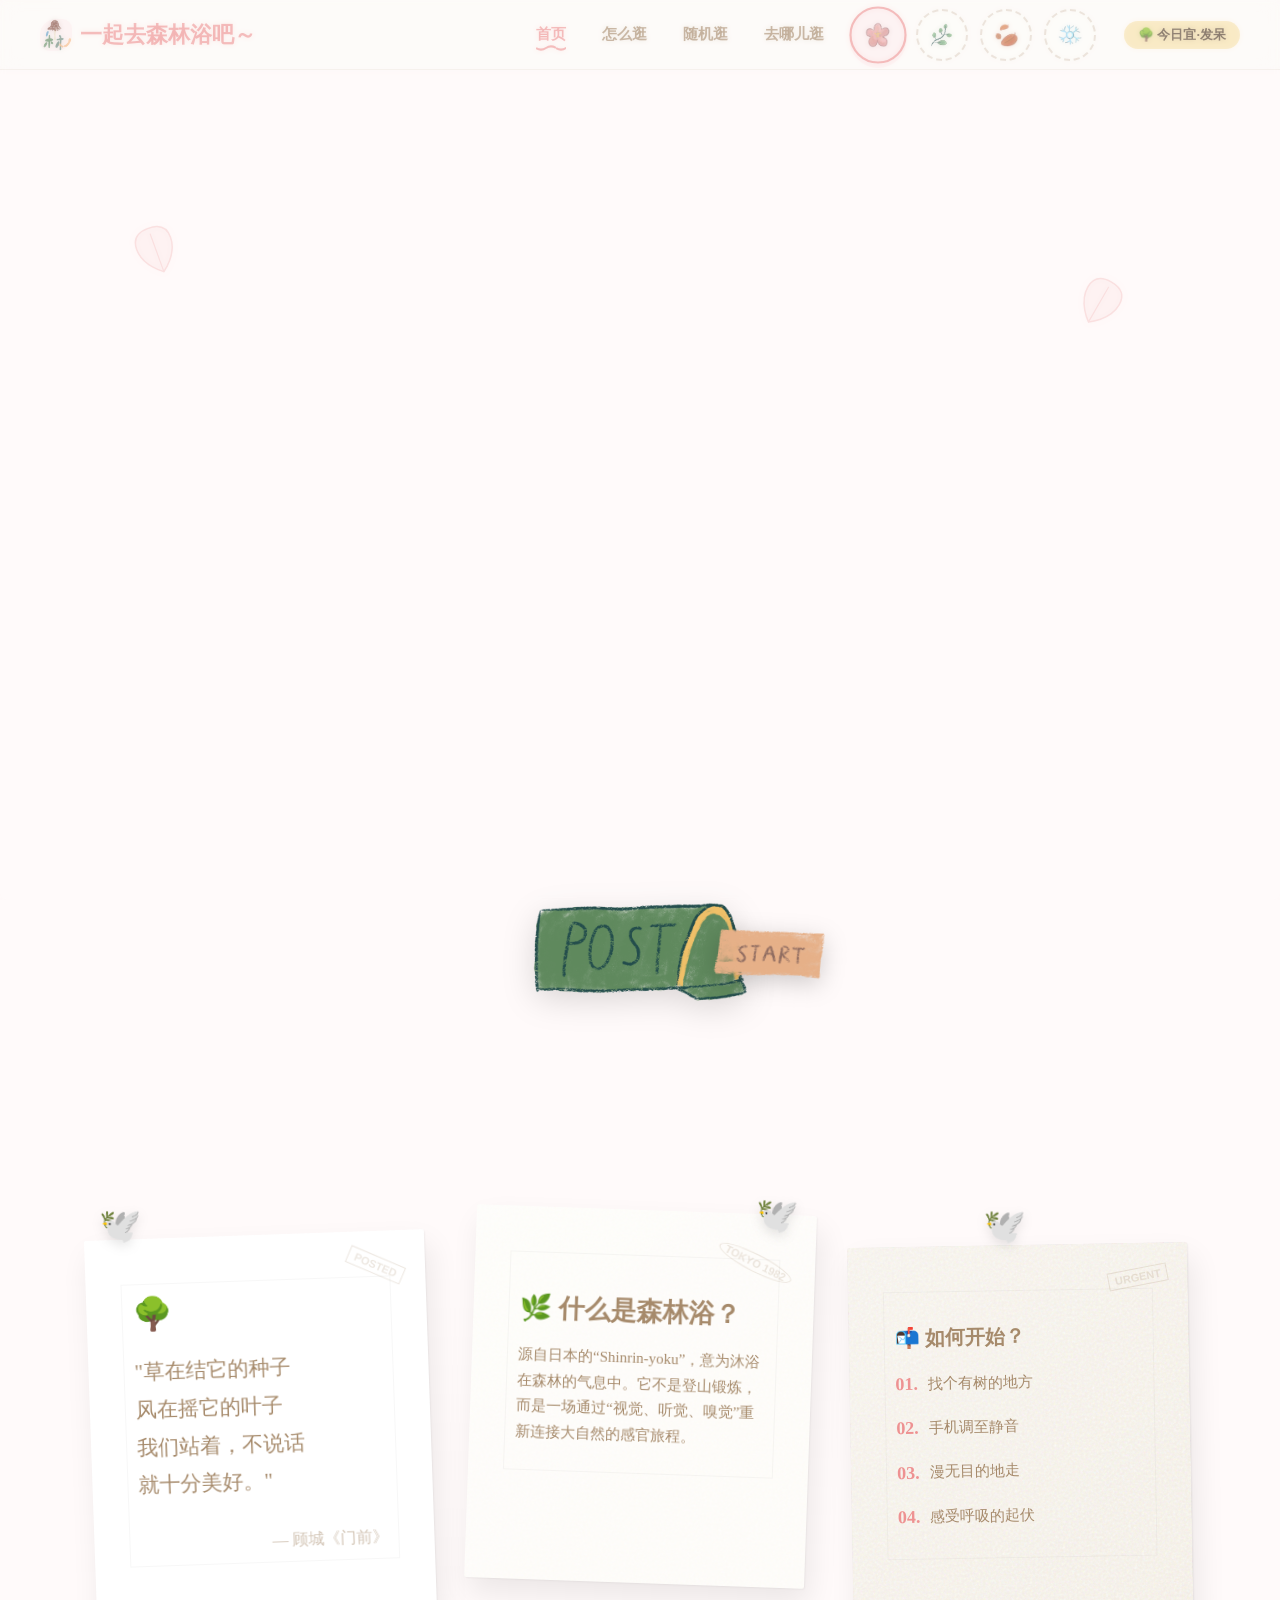
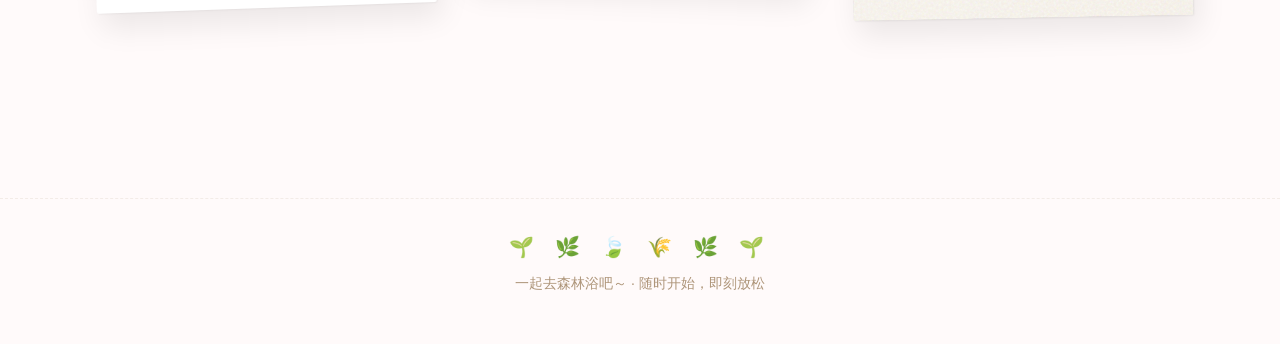
<file: index.html>
<!DOCTYPE html>
<html lang="zh-CN">
<head>
  <meta charset="UTF-8">
  <meta http-equiv="refresh" content="0; url=Forest-main/src/app/pages/Home.html" />
  <title>正在进入森林...</title>
</head>
<body></body>
</html>
</file>
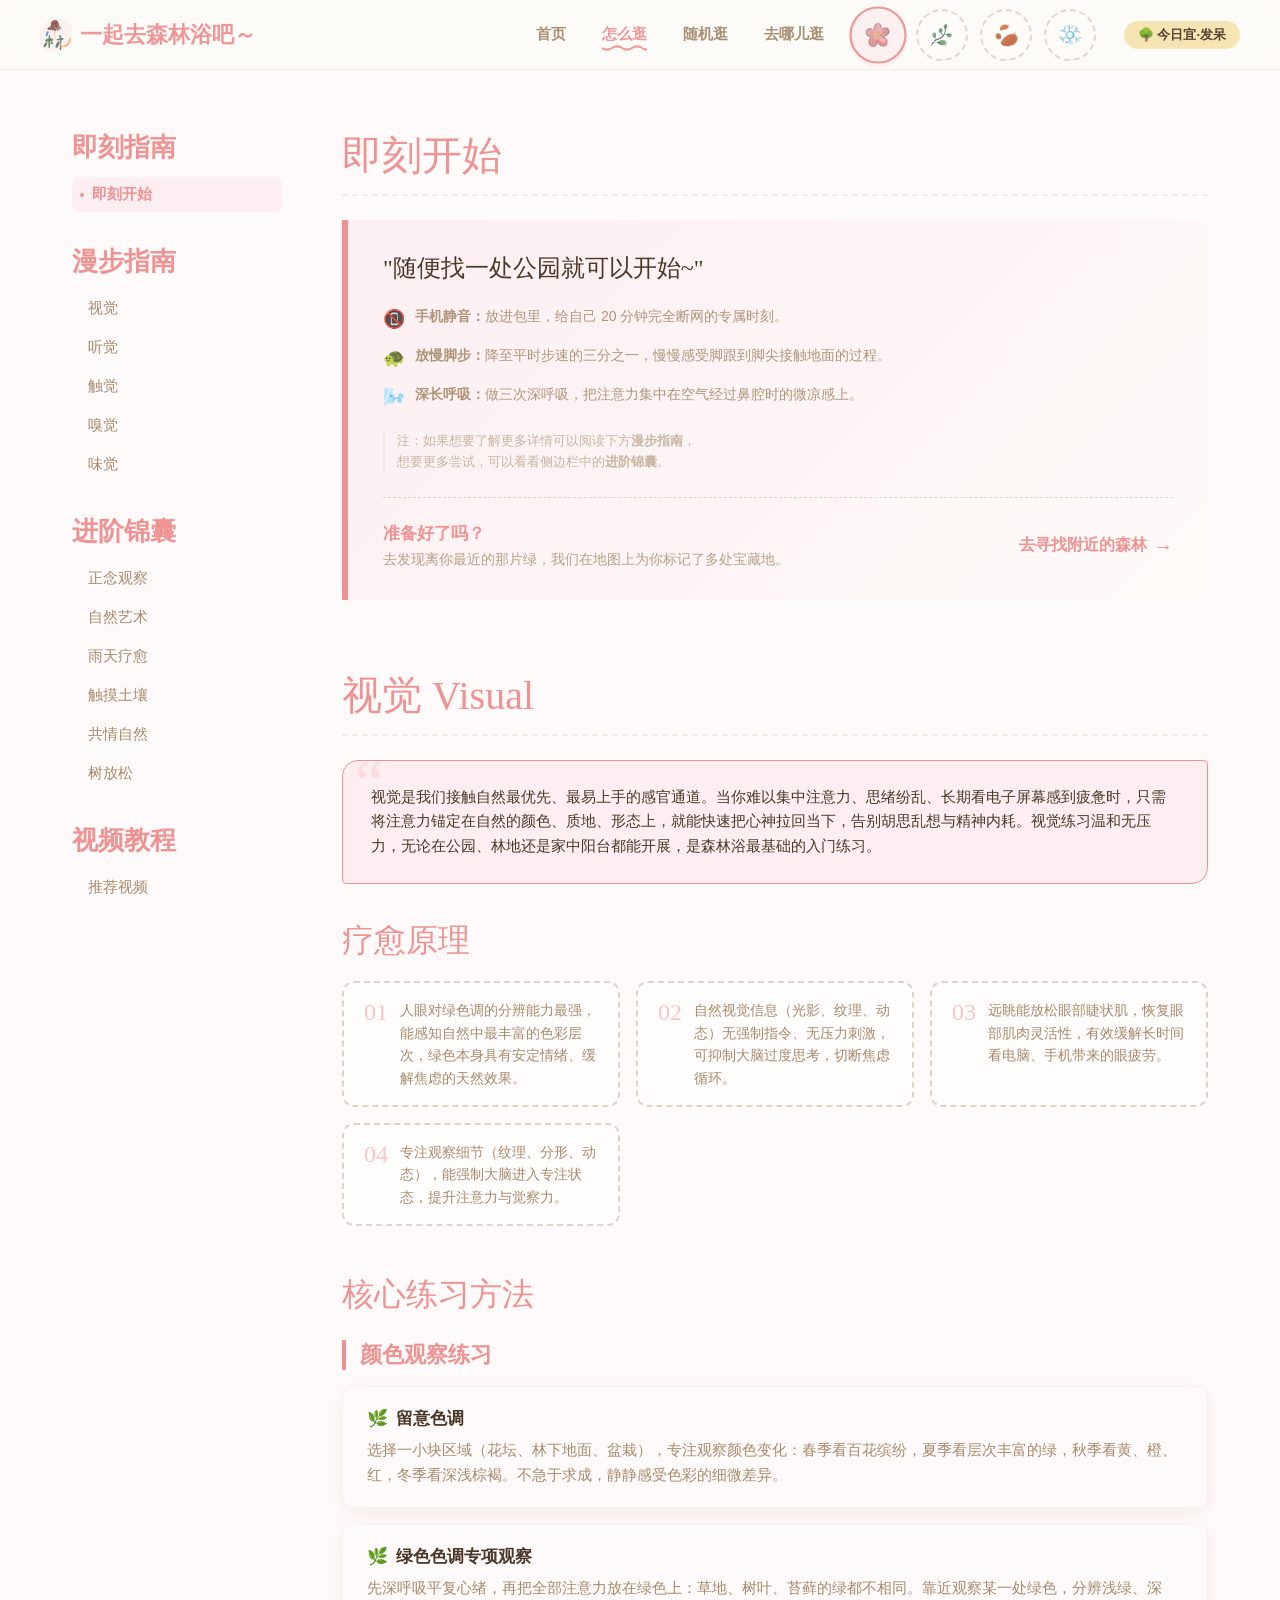
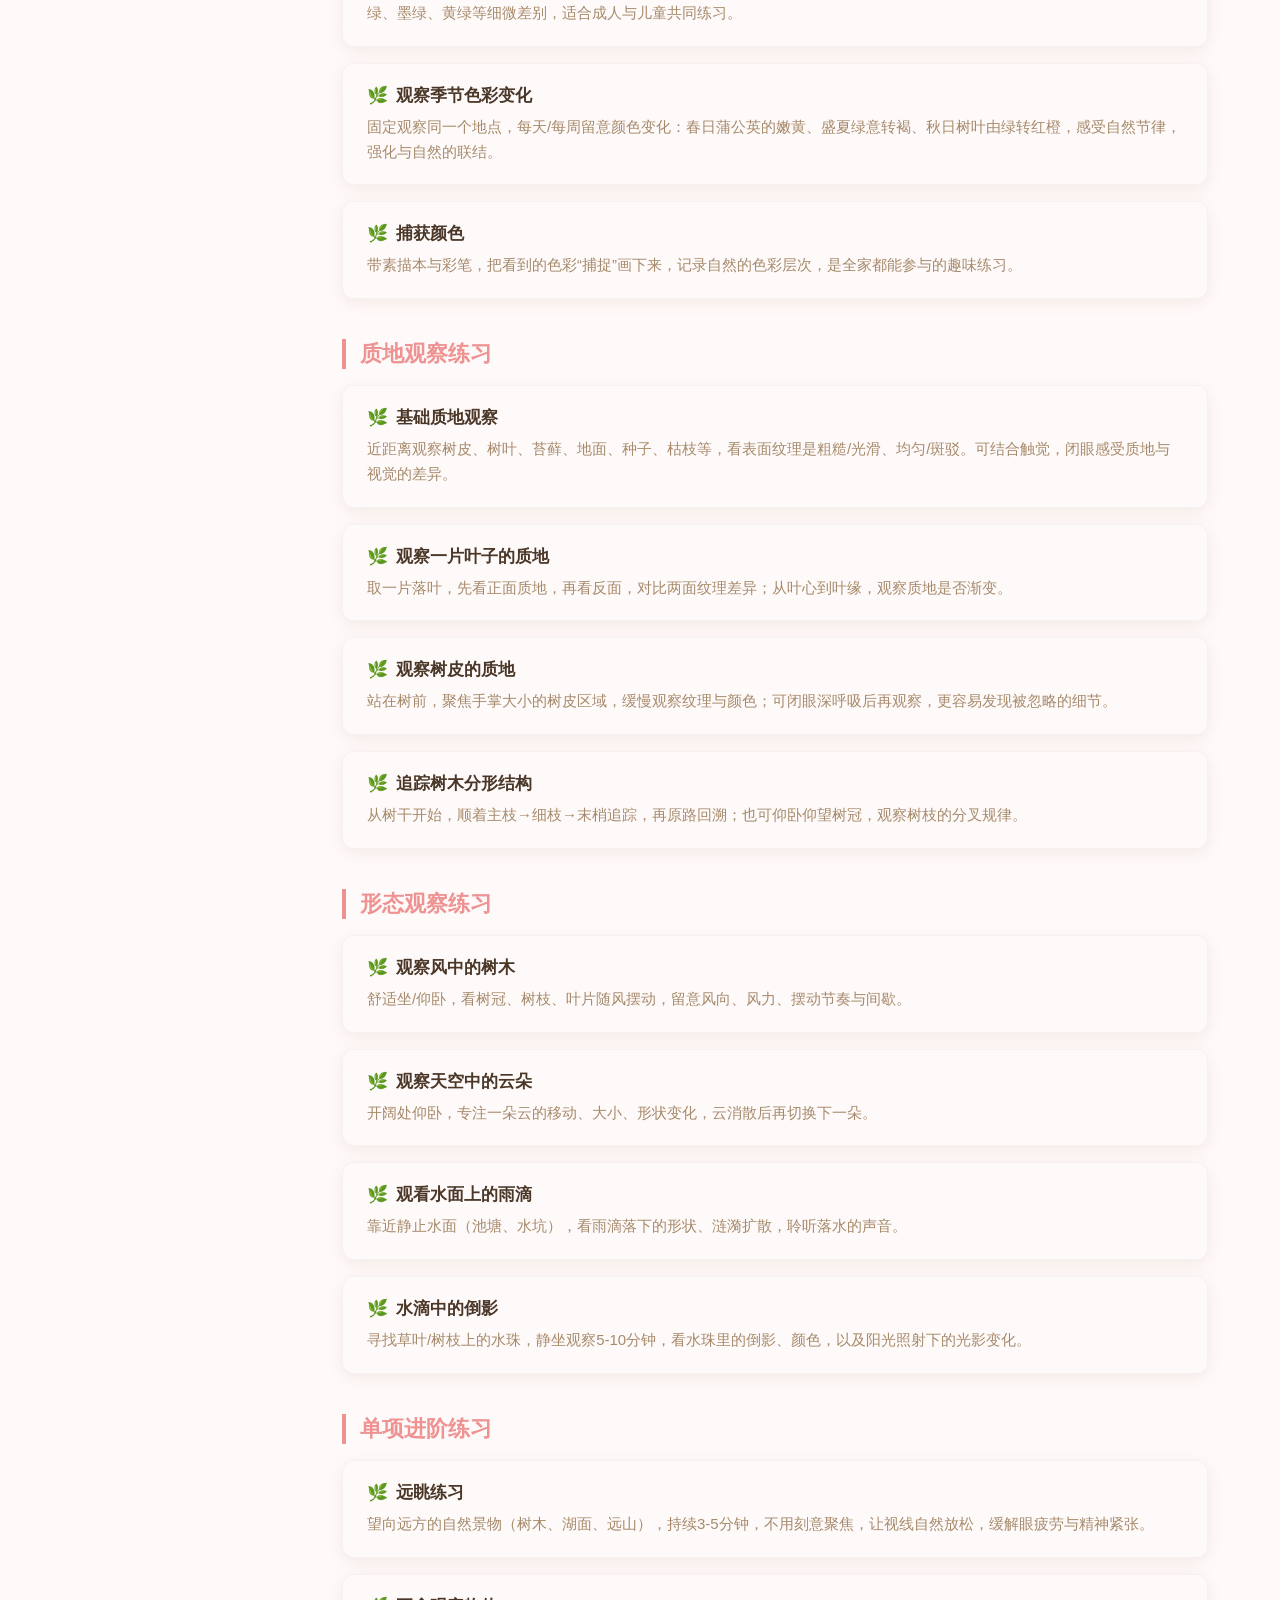
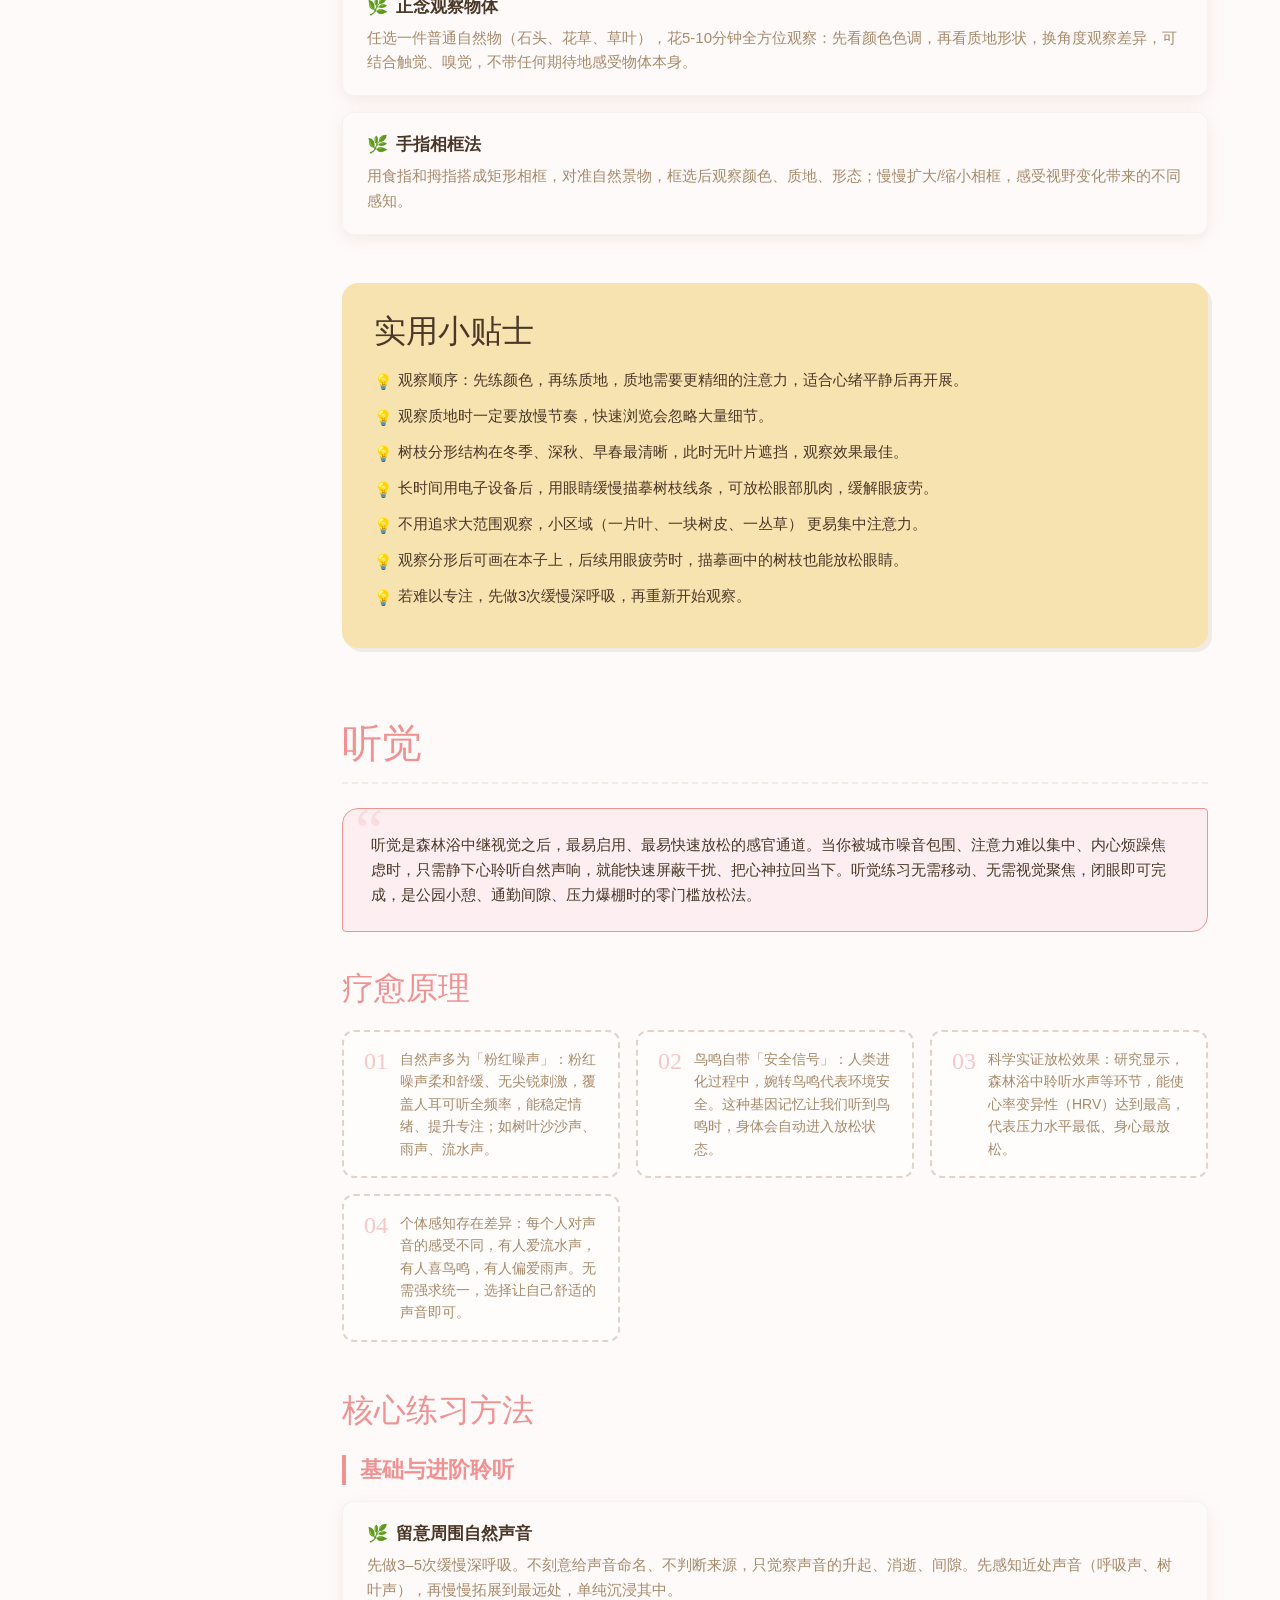
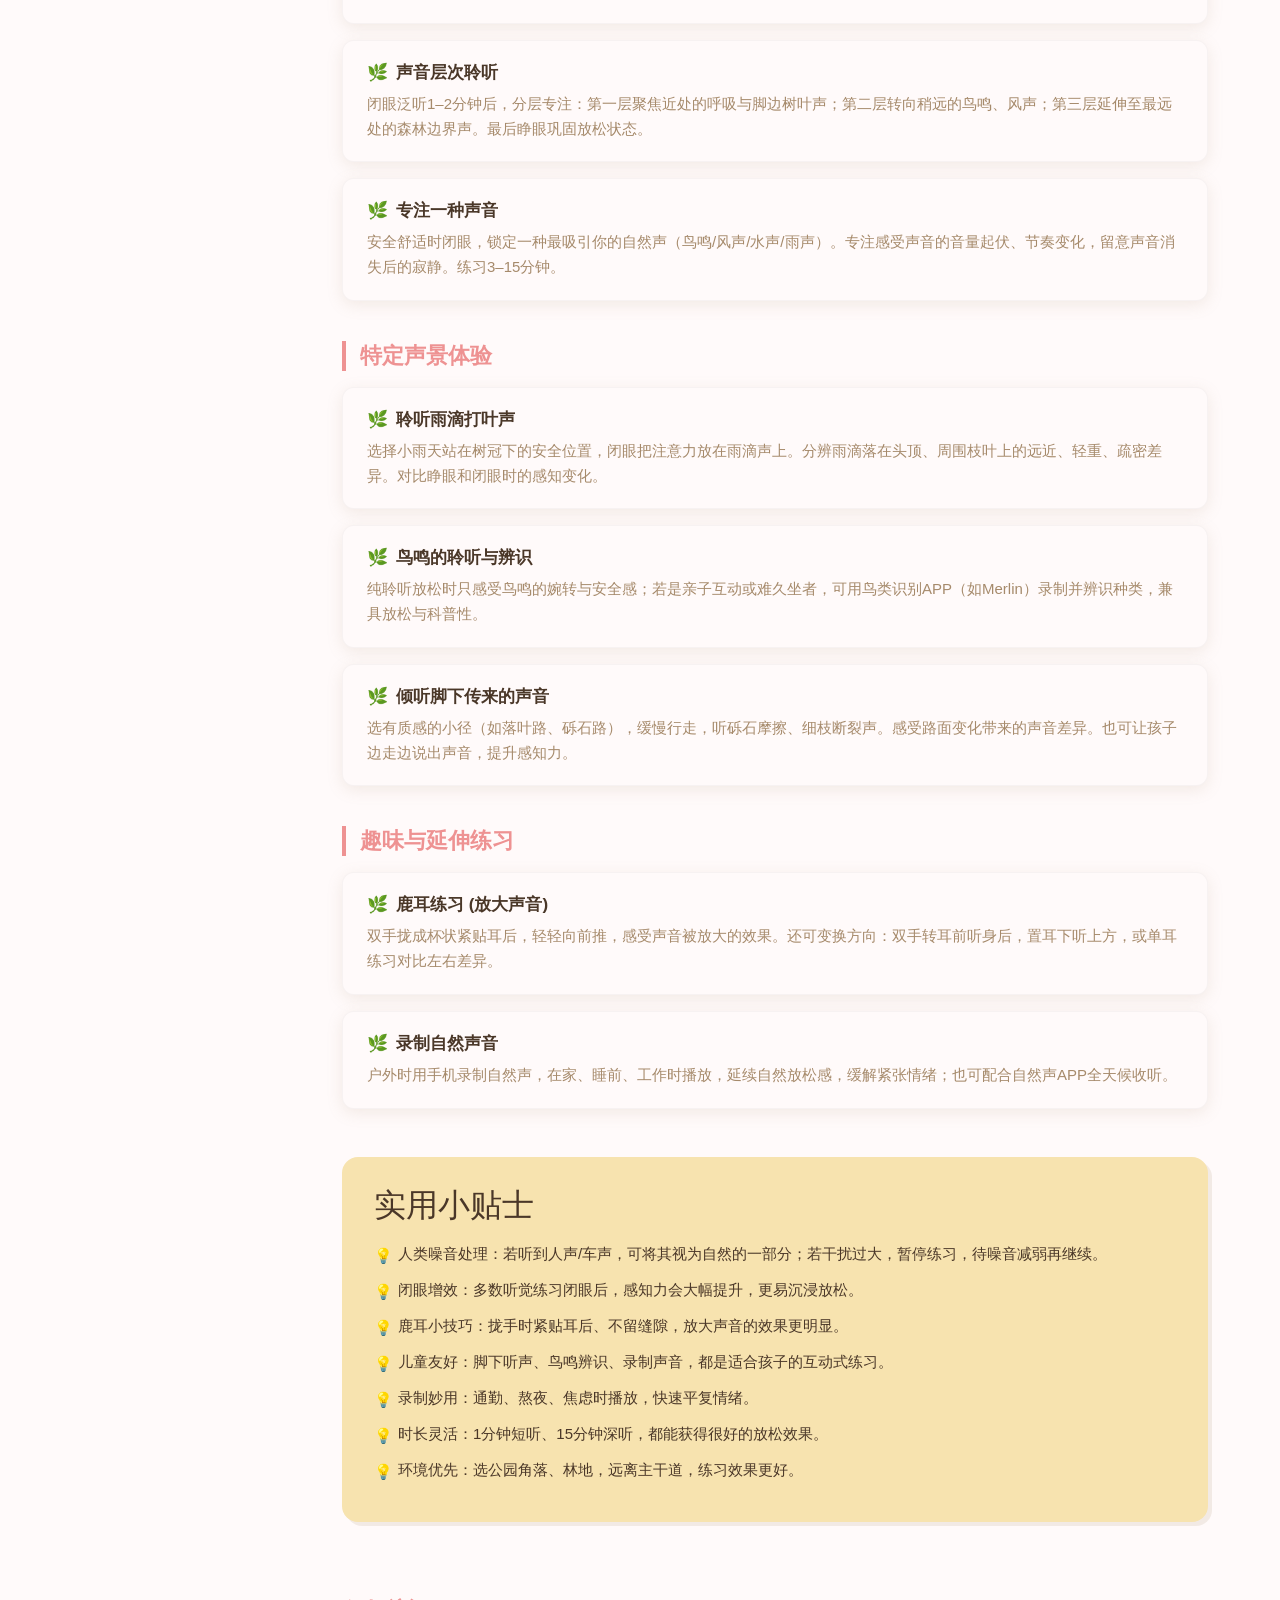
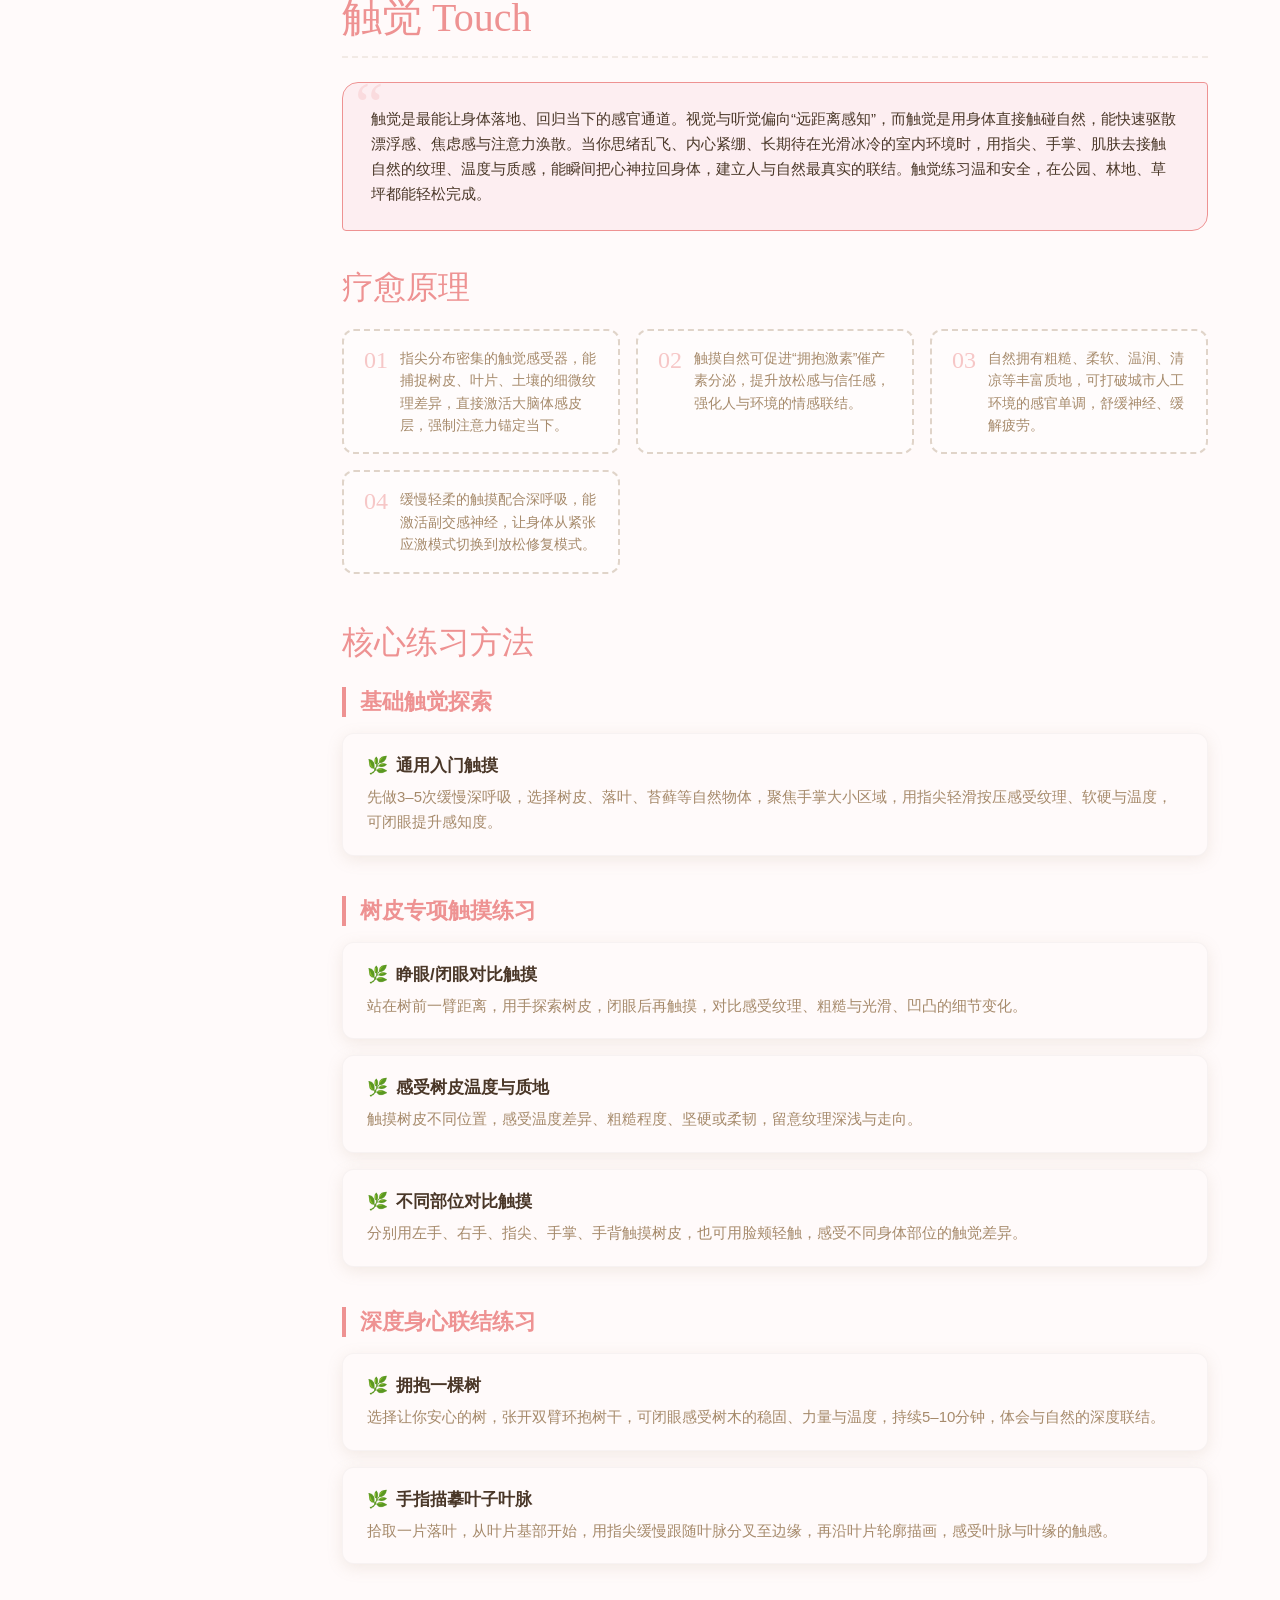
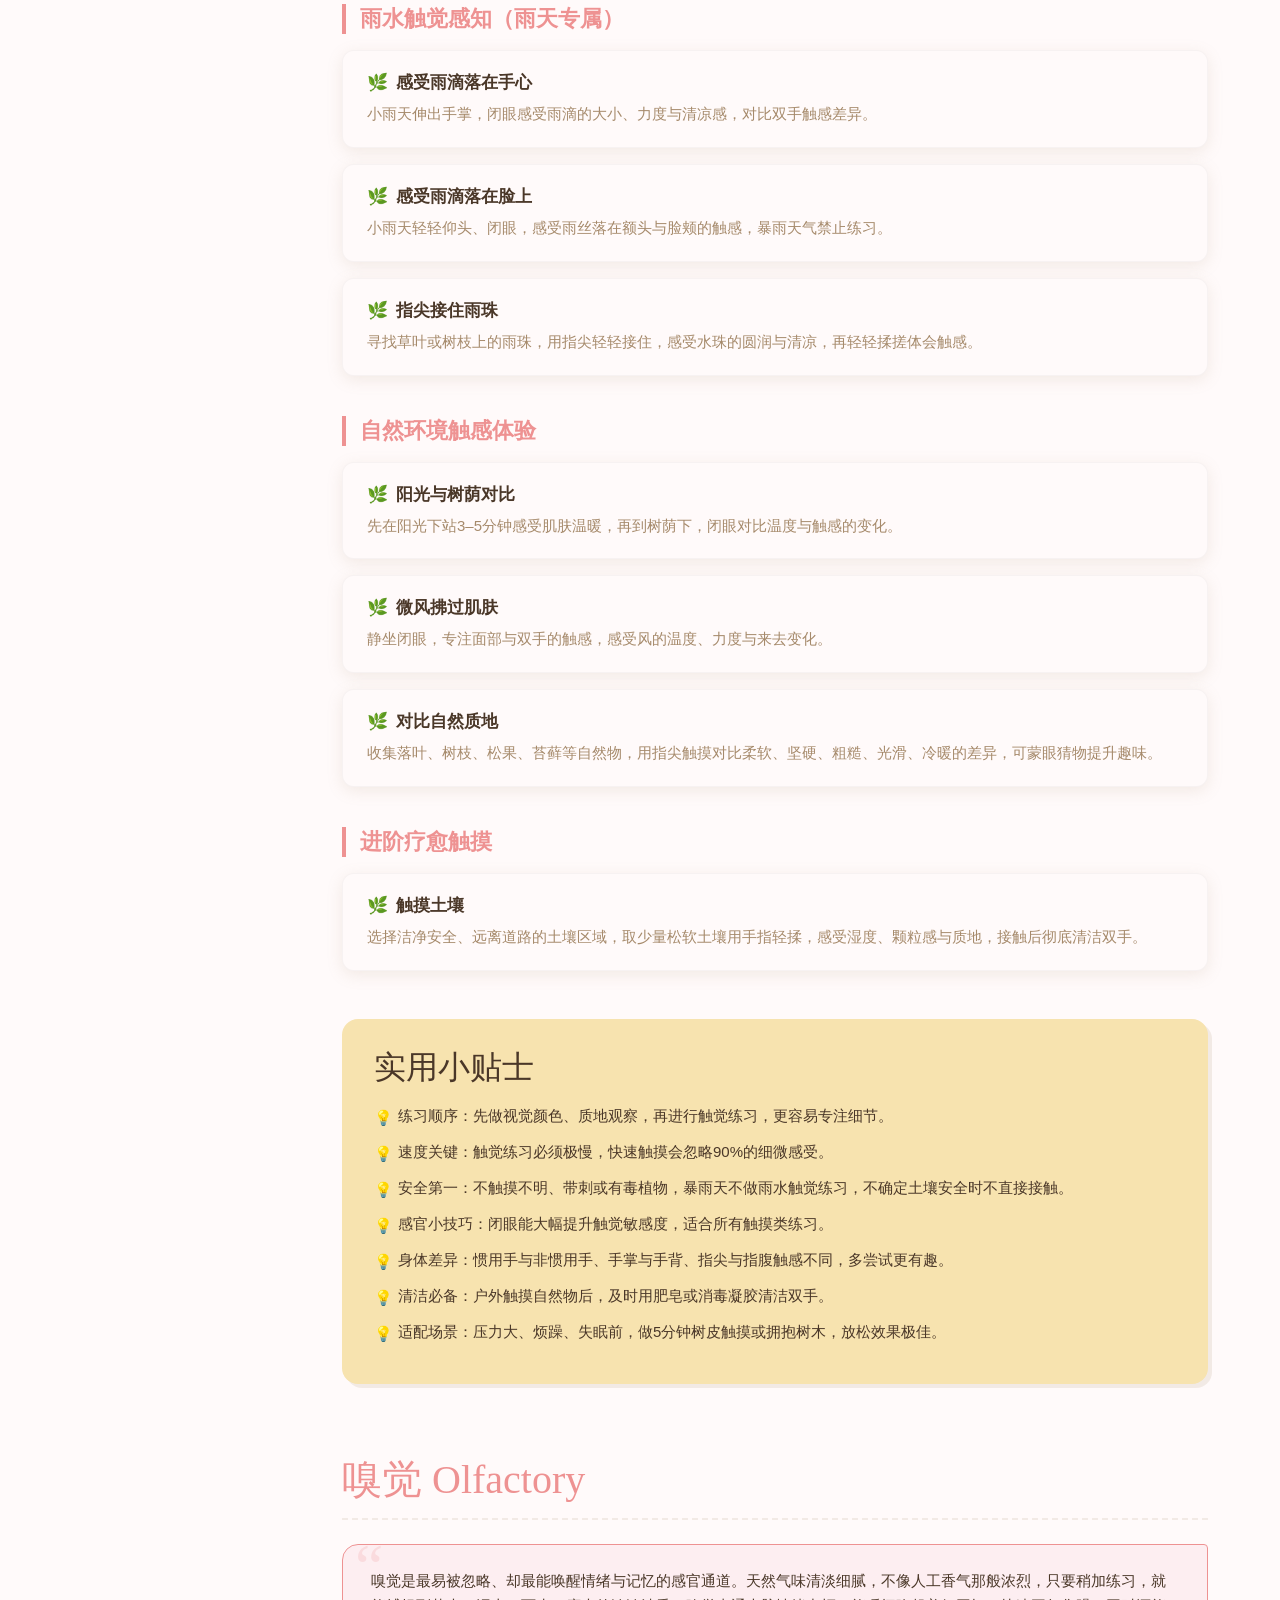
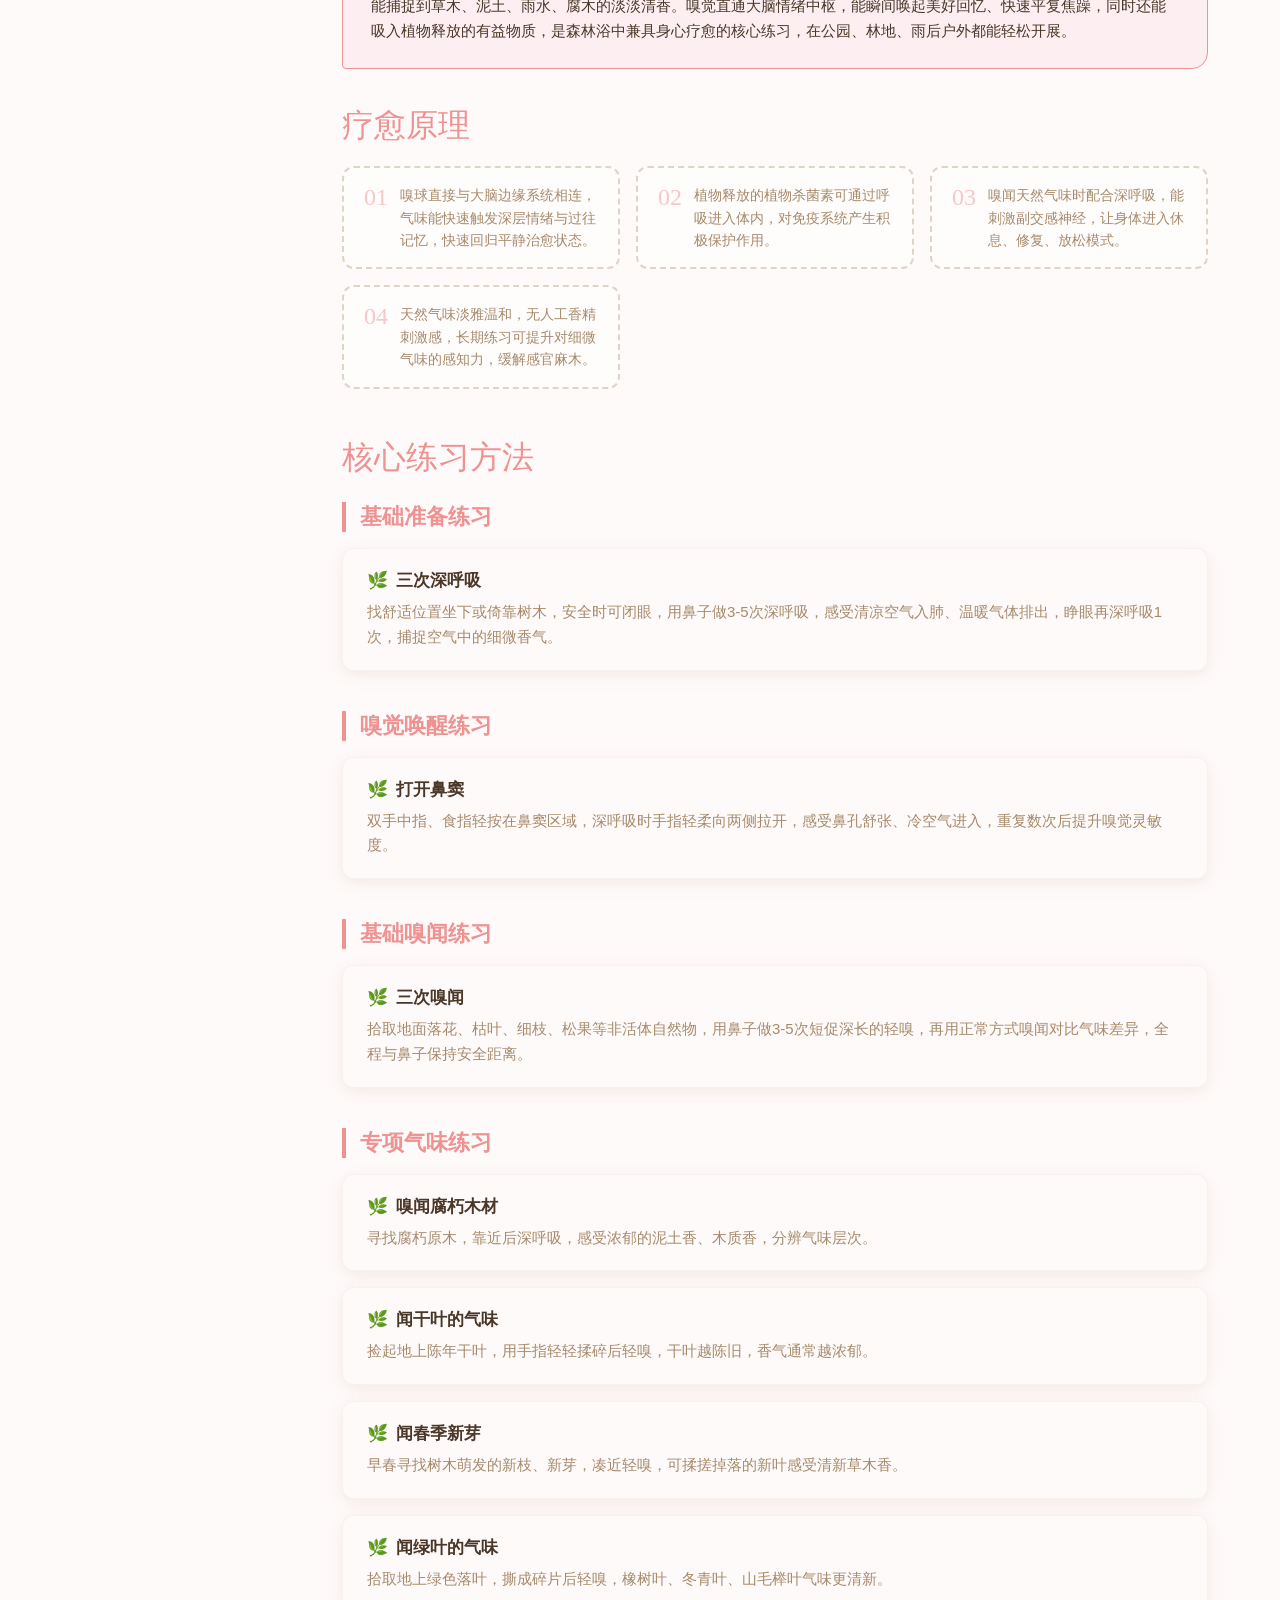
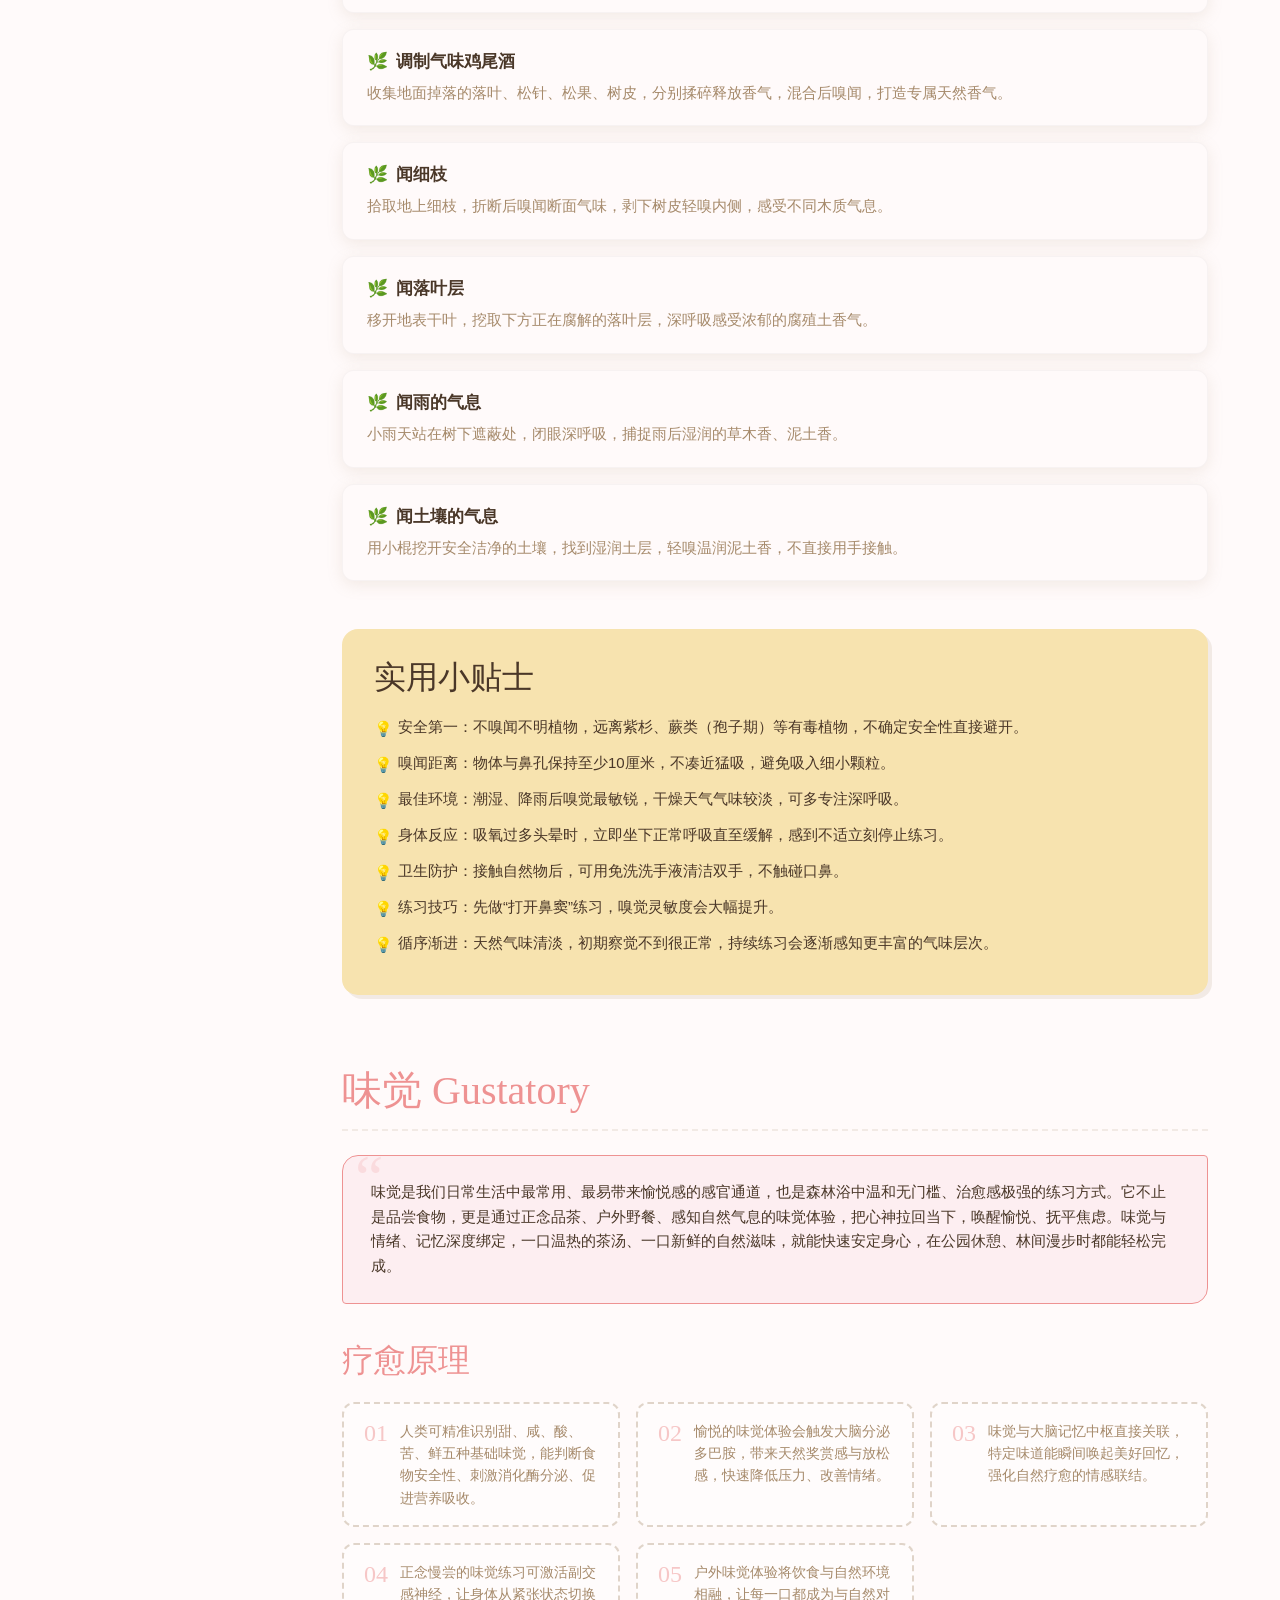
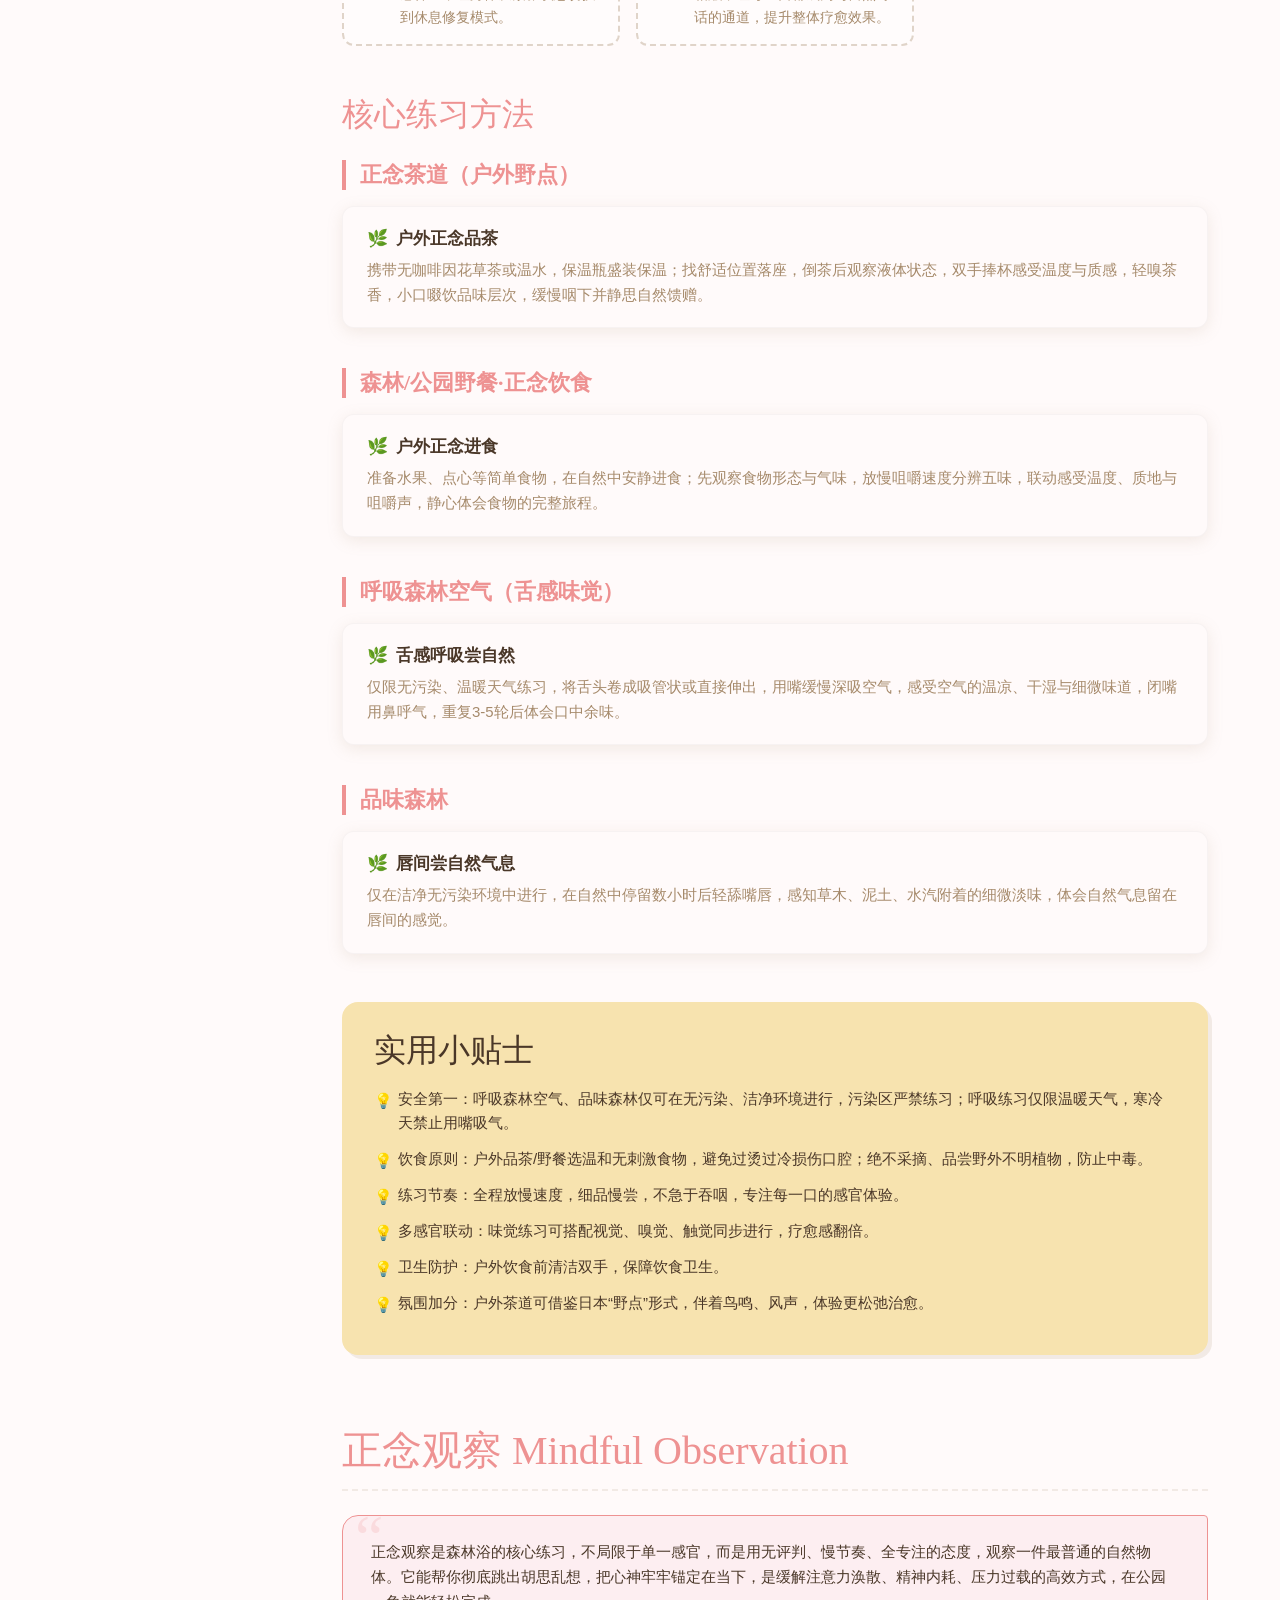
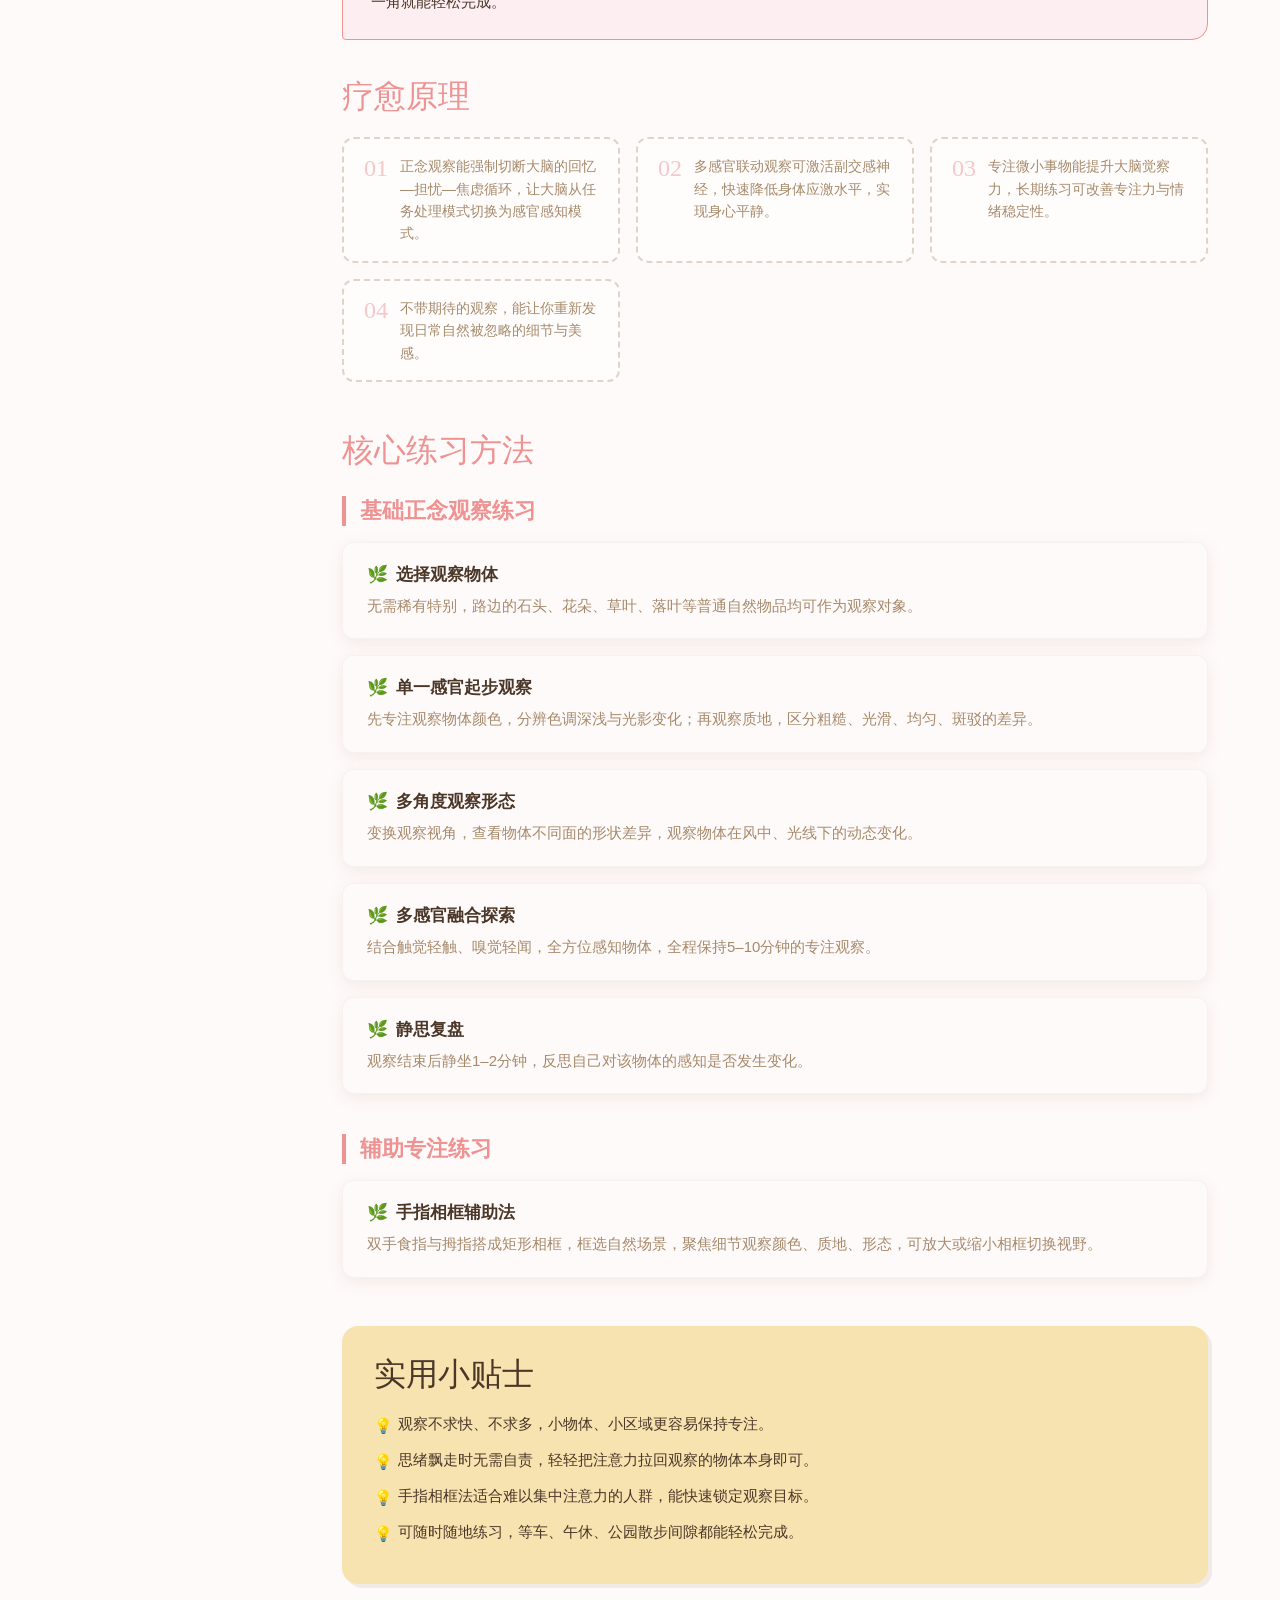
<file: Forest-main/src/app/pages/Guide.html>
<!DOCTYPE html>
<html lang="zh-CN">
<head>
  <meta charset="UTF-8">
  <meta name="viewport" content="width=device-width, initial-scale=1.0">
  <title>怎么逛 - 一起去森林浴吧</title>
  
  <link rel="stylesheet" href="../css/themes.css">
  <link rel="stylesheet" href="../css/base.css">
  <link rel="stylesheet" href="../css/components.css">
  <link rel="stylesheet" href="../css/layout.css">
  <link rel="preconnect" href="https://gs.jurieo.com/gemini/fonts-googleapis">
  <link rel="preconnect" href="https://gs.jurieo.com/gemini/fonts-gstatic" crossorigin>
  <link href="https://gs.jurieo.com/gemini/fonts-googleapis/css2?family=Caveat:wght@400..700&family=Gaegu:wght@300;400;700&family=Nunito:wght@400;600;700&family=Quicksand:wght@400;600;700&display=swap" rel="stylesheet">
  <style>
    /* 开启平滑滚动 */
    html { scroll-behavior: smooth; }

    /* === 全新分级导览布局 === */
    .guide-wrapper {
      display: flex;
      gap: 50px;
      margin-top: 30px;
      align-items: flex-start;
      position: relative;
    }

    /* --- 左侧边栏 --- */
    .guide-sidebar {
      width: 220px;
      flex-shrink: 0;
      position: sticky;
      top: 100px; /* 距离顶部的吸顶距离，避开导航栏 */
      max-height: calc(100vh - 120px);
      overflow-y: auto;
      padding-right: 10px;
    }

    /* 隐藏侧边栏滚动条 */
    .guide-sidebar::-webkit-scrollbar { width: 4px; }
    .guide-sidebar::-webkit-scrollbar-thumb { background: var(--soil-light); border-radius: 4px; }

    .sidebar-group { margin-bottom: 32px; }
    
    .sidebar-title {
      font-family: var(--font-hand);
      font-size: 26px;
      color: var(--fg);
      margin: 0 0 12px 0;
      display: flex;
      align-items: center;
      gap: 6px;
    }
    
    .sidebar-link {
      display: block;
      padding: 8px 16px;
      margin-bottom: 4px;
      font-family: var(--font-body);
      font-size: 15px;
      color: var(--soil);
      border-radius: 8px;
      transition: all 0.2s ease;
      position: relative;
    }

    .sidebar-link:hover, .sidebar-link.active {
      background: var(--fg-light);
      color: var(--fg);
      font-weight: 700;
      padding-left: 20px;
    }

    .sidebar-link::before {
      content: '';
      position: absolute;
      left: 8px;
      top: 50%;
      transform: translateY(-50%);
      width: 4px;
      height: 4px;
      border-radius: 50%;
      background: var(--fg);
      opacity: 0;
      transition: opacity 0.2s;
    }
    .sidebar-link:hover::before, .sidebar-link.active::before { opacity: 1; }

    /* --- 右侧内容区 --- */
    .guide-content {
      flex: 1;
      min-width: 0;
    }

    /* 每一个独立的小节 */
    .content-section {
      /* 为锚点跳转预留顶部空间，避免被固定的 navbar 遮挡 */
      scroll-margin-top: 110px; 
      margin-bottom: 70px;
    }

    .section-header {
      border-bottom: 2px dashed var(--soil-faint);
      padding-bottom: 12px;
      margin-bottom: 24px;
    }

    /* 推荐卡片横幅 */
    .recommend-banner {
      background: linear-gradient(135deg, var(--fg-light) 0%, rgba(253,251,247,0.5) 100%);
      border-left: 6px solid var(--fg);
      padding: 24px 30px;
      border-radius: 0 16px 16px 0;
      margin-bottom: 50px;
    }

    /* ==========================================
       子模块内容专属排版样式 (引言、原理、卡片)
       ========================================== */
    .module-intro {
      background: var(--fg-light);
      border-radius: 16px 4px 16px 4px;
      padding: 24px 28px;
      margin-bottom: 36px;
      position: relative;
      border: 1px solid var(--fg);
    }
    .module-intro::before {
      content: "“";
      position: absolute;
      top: -10px;
      left: 12px;
      font-family: serif;
      font-size: 64px;
      color: var(--fg);
      opacity: 0.2;
      line-height: 1;
    }

    .module-principles {
      display: grid;
      grid-template-columns: repeat(auto-fit, minmax(240px, 1fr));
      gap: 16px;
      margin-bottom: 48px;
    }
    .principle-item {
      background: rgba(255,255,255,0.4);
      border: 2px dashed var(--soil-light);
      border-radius: 12px;
      padding: 16px 20px;
      display: flex;
      gap: 12px;
      align-items: flex-start;
      transition: transform 0.2s;
    }
    .principle-item:hover {
      transform: translateY(-2px);
      background: #fff;
      border-style: solid;
      border-color: var(--fg);
    }
    
    .exercise-group-title {
      font-family: var(--font-hand);
      font-size: 22px;
      color: var(--fg);
      margin: 0 0 16px 0;
      padding-left: 14px;
      border-left: 4px solid var(--fg);
    }
    .exercise-grid {
      display: grid;
      grid-template-columns: 1fr;
      gap: 16px;
      margin-bottom: 40px;
    }
    .exercise-card {
      background: var(--bg);
      border-radius: 12px;
      padding: 20px 24px;
      box-shadow: 0 4px 16px var(--soil-faint);
      border: 1px solid rgba(0,0,0,0.03);
    }
    .exercise-card h5 {
      margin: 0 0 8px 0;
      font-size: 17px;
      color: var(--text-dark);
      display: flex;
      align-items: center;
      gap: 8px;
    }

    .module-tips {
      background: var(--yellow);
      border-radius: 16px;
      padding: 28px 32px;
      margin-top: 48px;
      box-shadow: 4px 4px 0 var(--soil-faint);
    }
    .module-tips ul {
      margin: 0;
      padding-left: 0;
      list-style: none;
    }
    .module-tips li {
      margin-bottom: 12px;
      position: relative;
      padding-left: 24px;
      font-size: 15px;
      color: var(--text-dark);
      line-height: 1.6;
    }
    .module-tips li::before {
      content: "💡";
      position: absolute;
      left: 0;
      top: 2px;
    }
    /* ==========================================
       视频教程卡片专属样式
       ========================================== */
    .video-grid {
      display: grid;
      grid-template-columns: repeat(auto-fit, minmax(260px, 1fr));
      gap: 24px;
      margin-top: 20px;
    }
    .video-card {
      display: block;
      text-decoration: none;
      background: var(--bg);
      border: 2px solid var(--soil-faint);
      border-radius: 16px;
      overflow: hidden;
      transition: all 0.3s cubic-bezier(0.22, 1, 0.36, 1);
    }
    .video-card:hover {
      transform: translateY(-6px);
      border-color: var(--fg);
      box-shadow: 0 12px 24px var(--soil-faint);
    }
    .video-cover {
      height: 160px;
      background-size: cover;
      background-position: center;
      position: relative;
      background-color: var(--soil-light);
    }
    /* 悬浮在封面上的播放按钮 */
    .video-play-btn {
      position: absolute;
      top: 50%;
      left: 50%;
      transform: translate(-50%, -50%);
      width: 50px;
      height: 50px;
      background: rgba(255, 255, 255, 0.85);
      backdrop-filter: blur(4px);
      border-radius: 50%;
      display: flex;
      align-items: center;
      justify-content: center;
      font-size: 22px;
      color: var(--fg);
      box-shadow: 0 4px 12px rgba(0,0,0,0.15);
      transition: all 0.3s ease;
    }
    .video-card:hover .video-play-btn {
      background: var(--fg);
      color: #fff;
      transform: translate(-50%, -50%) scale(1.1);
    }
    .video-info {
      padding: 16px 20px;
    }
    .video-info h5 {
      margin: 0 0 8px 0;
      font-size: 16px;
      color: var(--text-dark);
      line-height: 1.4;
    }
    .video-info p {
      margin: 0;
      font-size: 13px;
      color: var(--soil);
      line-height: 1.5;
    }

    /* 移动端适配 */
    @media (max-width: 850px) {
      .guide-wrapper { flex-direction: column; gap: 30px; }
      .guide-sidebar { 
        position: static; 
        width: 100%; 
        max-height: none; 
        display: flex; 
        overflow-x: auto; 
        padding-bottom: 10px;
      }
      .sidebar-group { margin-bottom: 0; margin-right: 24px; flex-shrink: 0; }
    }
  </style>

  <script>
    (function() {
      try {
        const themeClasses = ['theme-spring', 'theme-summer', 'theme-autumn', 'theme-winter'];
        const savedTheme = localStorage.getItem('forest-theme');
        let themeIdx = parseInt(savedTheme);
        if (isNaN(themeIdx) || themeIdx < 0 || themeIdx >= themeClasses.length) { themeIdx = 0; }
        document.documentElement.classList.add(themeClasses[themeIdx]);
      } catch (e) {
        document.documentElement.classList.add('theme-spring');
      }
    })();
  </script>
</head>

<body style="margin: 0; padding: 0; background: var(--bg); min-height: 100vh; display: flex; flex-direction: column;">

<nav class="navbar" style="background: rgba(253, 251, 247, 0.75); backdrop-filter: blur(10px);">
  <a href="Home.html" class="navbar-logo">
    <img src="../imgs/logo1.png" class="navbar-logo-icon" alt="logo">
    一起去森林浴吧～
  </a>

  <div class="navbar-actions">
    <ul class="navbar-links">
      <li><a href="Home.html" class="nav-link">首页</a></li>
      <li><a href="Guide.html" class="nav-link active">怎么逛</a></li>
      <li><a href="Random.html" class="nav-link">随机逛</a></li>
      <li><a href="MapPage.html" class="nav-link">去哪儿逛</a></li>
    </ul>

    <div class="navbar-season" title="轻轻拨动季节">
      <div class="season-toggle" id="season-toggle-container"></div>
    </div>
    <div class="navbar-tag">🌳 今日宜·发呆</div>
    <button class="navbar-mobile-btn" onclick="toggleMobileMenu()">
      <svg width="24" height="24" viewBox="0 0 24 24" fill="none" stroke="currentColor" stroke-width="2" stroke-linecap="round" stroke-linejoin="round"><line x1="3" y1="12" x2="21" y2="12"></line><line x1="3" y1="6" x2="21" y2="6"></line><line x1="3" y1="18" x2="21" y2="18"></line></svg>
    </button>
  </div>
</nav>

<div class="page-container" style="flex: 1; padding-top: 30px;">

  <div class="guide-wrapper">
    
    <aside class="guide-sidebar">
      <div class="sidebar-group">
        <h3 class="sidebar-title">即刻指南</h3>
        <a href="#recommend" class="sidebar-link">即刻开始</a>
      </div>

      <div class="sidebar-group">
        <h3 class="sidebar-title">漫步指南 </h3>
        <a href="#sense-visual" class="sidebar-link">视觉</a>
        <a href="#sense-audio" class="sidebar-link">听觉</a>
        <a href="#sense-touch" class="sidebar-link">触觉</a>
        <a href="#sense-smell" class="sidebar-link">嗅觉</a>
        <a href="#sense-taste" class="sidebar-link">味觉</a>
      </div>

      <div class="sidebar-group">
        <h3 class="sidebar-title">进阶锦囊</h3>
        <a href="#adv-mindful" class="sidebar-link">正念观察</a>
        <a href="#adv-art" class="sidebar-link">自然艺术</a>
        <a href="#adv-rain" class="sidebar-link">雨天疗愈</a>
        <a href="#adv-soil" class="sidebar-link">触摸土壤</a>
        <a href="#adv-empathy" class="sidebar-link">共情自然</a>
        <a href="#adv-tree" class="sidebar-link">树放松</a>
      </div>

      <div class="sidebar-group">
        <h3 class="sidebar-title">视频教程 </h3>
        <a href="#video-tutorials" class="sidebar-link">推荐视频</a>
      </div>
    </aside>
    
    <main class="guide-content">
      
<section id="recommend" class="content-section">
        <div class="section-header">
          <h2 class="text-large" style="margin: 0;">即刻开始</h2>
        </div>
        
        <div class="recommend-banner" style="margin-bottom: 0; padding: 30px 35px;">
          <p class="text-caption-hand" style="font-size: 24px; color: var(--text-dark); margin: 0 0 20px;">
            "随便找一处公园就可以开始~"
          </p>
          
          <div style="display: flex; flex-direction: column; gap: 12px; margin-bottom: 20px;">
            <p class="text-small" style="color: var(--soil); margin: 0; opacity: 0.9; display: flex; align-items: flex-start; gap: 10px;">
              <span style="font-size: 18px;">📵</span> 
              <span><strong>手机静音：</strong>放进包里，给自己 20 分钟完全断网的专属时刻。</span>
            </p>
            <p class="text-small" style="color: var(--soil); margin: 0; opacity: 0.9; display: flex; align-items: flex-start; gap: 10px;">
              <span style="font-size: 18px;">🐢</span> 
              <span><strong>放慢脚步：</strong>降至平时步速的三分之一，慢慢感受脚跟到脚尖接触地面的过程。</span>
            </p>
            <p class="text-small" style="color: var(--soil); margin: 0; opacity: 0.9; display: flex; align-items: flex-start; gap: 10px;">
              <span style="font-size: 18px;">🌬️</span> 
              <span><strong>深长呼吸：</strong>做三次深呼吸，把注意力集中在空气经过鼻腔时的微凉感上。</span>
            </p>
          </div>

          <p class="text-small" style="color: var(--soil); opacity: 0.6; margin: 0 0 24px 0; font-size: 13px; border-left: 2px solid var(--soil-faint); padding-left: 12px; line-height: 1.6;">
            注：如果想要了解更多详情可以阅读下方<strong>漫步指南</strong>，<br>想要更多尝试，可以看看侧边栏中的<strong>进阶锦囊</strong>。
          </p>

          <div style="margin-top: 10px; padding-top: 24px; border-top: 1px dashed var(--soil-light); display: flex; align-items: center; justify-content: space-between; flex-wrap: wrap; gap: 20px;">
            <div style="flex: 1; min-width: 200px;">
              <h4 style="margin: 0 0 4px 0; font-size: 17px; color: var(--fg);">准备好了吗？</h4>
              <p class="text-small" style="margin: 0; color: var(--soil); opacity: 0.8;">
                去发现离你最近的那片绿，我们在地图上为你标记了多处宝藏地。
              </p>
            </div>
            
            <a href="MapPage.html" style="text-decoration: none; color: var(--fg); font-weight: 700; font-size: 16px; display: flex; align-items: center; gap: 6px; transition: all 0.3s ease;" 
               onmouseover="this.style.gap='12px'; this.style.opacity='0.8';" 
               onmouseout="this.style.gap='6px'; this.style.opacity='1';">
              去寻找附近的森林 <span style="font-size: 20px; line-height: 1;">→</span>
            </a>
          </div>
          
        </div>
      </section>

      <div id="dynamic-guide-container"></div>

    </main>
  </div>
</div>

<button class="back-to-top" id="backToTop" title="回到顶部">
    <span>↑</span>
</button>

<script src="../data.js"></script>

<script>
  // === 全局主题同步逻辑 ===
  const themeClasses = ['theme-spring', 'theme-summer', 'theme-autumn', 'theme-winter'];
  const toggleContainer = document.getElementById('season-toggle-container');

  function renderTheme(idx) {
    localStorage.setItem('forest-theme', idx);
    document.body.classList.remove(...themeClasses);
    document.body.classList.add(themeClasses[idx]);
    
    if (toggleContainer && typeof SEASONS !== 'undefined') {
      toggleContainer.innerHTML = SEASONS.map((s, i) => `
        <button class="season-btn ${i === idx ? 'active' : ''}" onclick="renderTheme(${i})" style="cursor: pointer;">
          <img src="${s.icon}" alt="${s.label}" style="width: 24px; height: 24px; object-fit: contain;">
        </button>
      `).join('');
    }
  }

  // === 动态渲染深度漫步指南内容 ===
  function renderGuideDetails() {
    const container = document.getElementById('dynamic-guide-container');
    if (!container || typeof GUIDE_DETAILS === 'undefined') return;

    const htmlStr = GUIDE_DETAILS.map(section => `
      <section id="${section.id}" class="content-section">
        
        <div class="section-header">
          <h2 class="text-large" style="margin: 0;">${section.title}</h2>
        </div>

        ${section.intro ? `
        <div class="module-intro">
          <p class="text-body" style="margin: 0; font-size: 15px; color: var(--text-dark); z-index: 1; position: relative;">
            ${section.intro}
          </p>
        </div>` : ''}

        ${section.principles && section.principles.length > 0 ? `
        <h3 class="text-medium" style="margin: 0 0 20px 0;">疗愈原理</h3>
        <div class="module-principles">
          ${section.principles.map((p, idx) => `
            <div class="principle-item">
              <span style="font-family: var(--font-hand); font-size: 24px; color: var(--fg); opacity: 0.5;">0${idx+1}</span>
              <p class="text-body" style="margin: 0; font-size: 14px; line-height: 1.6;">${p}</p>
            </div>
          `).join('')}
        </div>` : ''}


        ${section.exerciseGroups && section.exerciseGroups.length > 0 ? `
        <h3 class="text-medium" style="margin: 0 0 24px 0;">核心练习方法</h3>
        ${section.exerciseGroups.map(group => `
          <div style="margin-bottom: 32px;">
            <h4 class="exercise-group-title">${group.groupName}</h4>
            <div class="exercise-grid">
              ${group.exercises.map(ex => `
                <div class="exercise-card">
                  <h5><span style="color: var(--fg);">🌿</span> ${ex.name}</h5>
                  <p class="text-body" style="margin: 0; font-size: 15px;">${ex.desc}</p>
                </div>
              `).join('')}
            </div>
          </div>
        `).join('')}` : ''}

        ${section.tips && section.tips.length > 0 ? `
        <div class="module-tips">
          <h3 class="text-medium" style="margin: 0 0 16px 0; color: var(--text-dark);">实用小贴士</h3>
          <ul>
            ${section.tips.map(tip => `<li>${tip}</li>`).join('')}
          </ul>
        </div>` : ''}

        ${section.videos && section.videos.length > 0 ? `
        <h3 class="text-medium" style="margin: 32px 0 16px 0;">推荐视频</h3>
        <div class="video-grid">
          ${section.videos.map(vid => `
            <a href="${vid.url}" target="_blank" class="video-card">
              <div class="video-cover" style="background-image: url('${vid.cover}')">
                <div class="video-play-btn">▶</div>
              </div>
              <div class="video-info">
                <h5>${vid.title}</h5>
                <p>${vid.desc}</p>
              </div>
            </a>
          `).join('')}
        </div>` : ''}

      </section>
    `).join('');

    container.innerHTML = htmlStr;
  }

  // 1. 先执行动态渲染
  renderGuideDetails();

  // 2. 初始化主题
  const currentThemeIdx = localStorage.getItem('forest-theme') ? parseInt(localStorage.getItem('forest-theme')) : 0;
  renderTheme(currentThemeIdx);

  // 3. 最后挂载侧边栏滚动监听逻辑
  document.addEventListener('DOMContentLoaded', () => {
    // 稍微延迟确保 DOM 已经完全生成
    setTimeout(() => {
      const sections = document.querySelectorAll('.content-section');
      const navLinks = document.querySelectorAll('.sidebar-link');

      window.addEventListener('scroll', () => {
        let current = '';
        const scrollY = window.pageYOffset;

        sections.forEach(section => {
          const sectionTop = section.offsetTop;
          if (scrollY >= (sectionTop - 150)) {
            current = section.getAttribute('id');
          }
        });

        navLinks.forEach(link => {
          link.classList.remove('active');
          if (link.getAttribute('href') === `#${current}`) {
            link.classList.add('active');
          }
        });
      });
    }, 100); 
  });
// === 回到顶部功能 (修复版) ===
  (function initBackToTop() {
    const btn = document.getElementById('backToTop');
    
    if (!btn) {
      console.error("未找到 id 为 'backToTop' 的按钮，请检查 HTML 结构");
      return;
    }

    // 监听滚动事件
    window.addEventListener('scroll', () => {
      // 兼容不同浏览器的滚动高度获取方式
      const scrollTop = window.pageYOffset || document.documentElement.scrollTop || document.body.scrollTop;
      
      // 调试用：如果在 F12 看到这个数字在变化，说明监听成功
      // console.log("当前滚动高度:", scrollTop);

      if (scrollTop > 400) {
        btn.classList.add('show');
      } else {
        btn.classList.remove('show');
      }
    });

    // 点击事件
    btn.addEventListener('click', (e) => {
      e.preventDefault();
      window.scrollTo({
        top: 0,
        behavior: 'smooth'
      });
    });
  })();
</script>
</body>
</html>
</file>
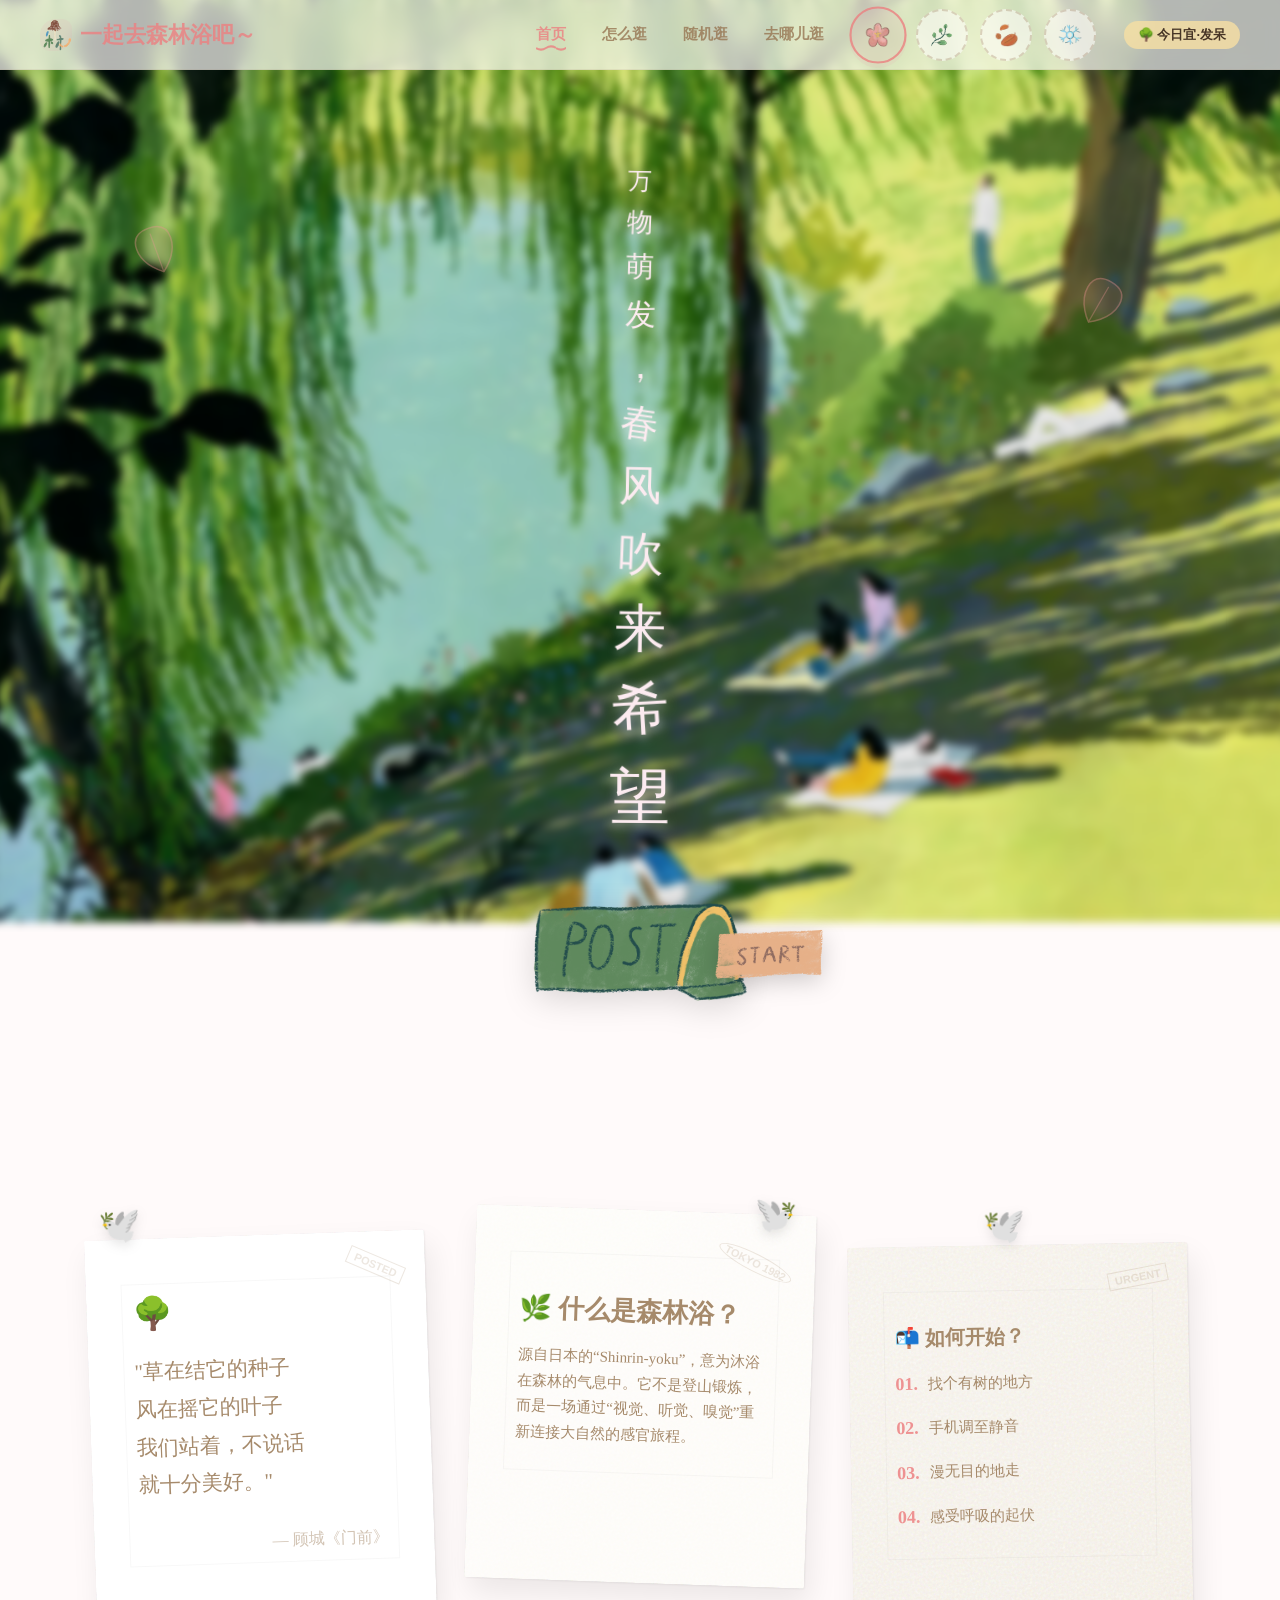
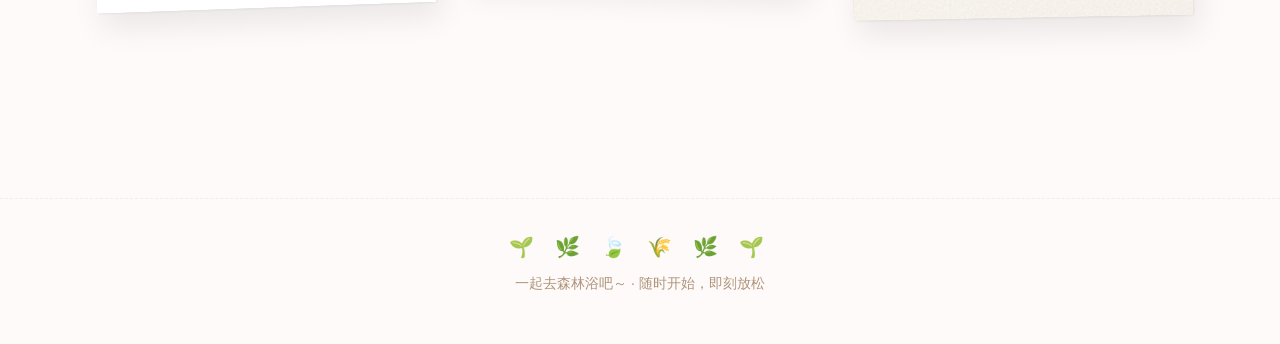
<file: Forest-main/src/app/pages/Home.html>
<!DOCTYPE html>
<html lang="zh-CN">
<head>
  <meta charset="UTF-8">
  <meta name="viewport" content="width=device-width, initial-scale=1.0">
  <title>首页 - 一起去森林浴吧</title>
  <link rel="stylesheet" href="../css/themes.css">
  <link rel="stylesheet" href="../css/base.css">
  <link rel="stylesheet" href="../css/components.css">
  <link rel="stylesheet" href="../css/layout.css">
  <link rel="preconnect" href="https://gs.jurieo.com/gemini/fonts-googleapis">
  <link rel="preconnect" href="https://gs.jurieo.com/gemini/fonts-gstatic" crossorigin>
  <link href="https://gs.jurieo.com/gemini/fonts-googleapis/css2?family=Caveat:wght@400..700&family=Gaegu:wght@300;400;700&family=Nunito:wght@400;600;700&family=Quicksand:wght@400;600;700&display=swap" rel="stylesheet">

  <link rel="stylesheet" href="https://cdnjs.cloudflare.com/ajax/libs/animate.css/4.1.1/animate.min.css"/>
  <script>
    // 抢在页面渲染前，提前把主题 class 加到 html 或 body 上，彻底消除闪烁
    (function() {
      const themeClasses = ['theme-spring', 'theme-summer', 'theme-autumn', 'theme-winter'];
      const savedThemeIdx = localStorage.getItem('forest-theme') ? parseInt(localStorage.getItem('forest-theme')) : 0;
      // 直接把 class 塞给最外层的 <html> 节点
      document.documentElement.className = themeClasses[savedThemeIdx];
    })();
  </script>
  <style>    
    /* === 1. 全屏层级管理 (核心修改) === */
    /* 最底层：原始背景图 */
    #hero-bg {
      position: fixed;
      top: 0;
      left: 0;
      width: 100vw;
      height: 100vh;
      filter: contrast(1.2) brightness(0.9) blur(4px);
      border-radius: 16px;
      transform: scale(1.05);
      object-fit: cover;
      z-index: -2; 
      transition: opacity 0.8s ease, object-position 0.8s ease;
    }
    .combined-overlay {
      position: fixed;
      top: 0;
      left: 0;
      width: 100%;
      height: 100%;
      background: radial-gradient(circle at center, 
                    transparent 20%, 
                    rgb(255, 255, 255) 70%,
                    rgb(0, 0, 0) 100%);
      /* 再叠一层 box-shadow 增加硬暗角 */
      box-shadow: inset 0 0 120px rgba(0,0,0,0.5);
      pointer-events: none;
      z-index: -1;
    }

    /* === 2. 诗句缓缓浮入动画 === */
    @keyframes lyricsFadeInUp {
      from {
        opacity: 0;
        transform: translateY(30px) rotate(var(--rand-rotate, 0deg));
        filter: blur(5px);
      }
      to {
        opacity: 1;
        transform: translateY(0) rotate(var(--rand-rotate, 0deg));
        filter: blur(0);
      }
    }

    #season-lyrics span {
      display: inline-block;
      opacity: 0;
      animation: lyricsFadeInUp 1.8s cubic-bezier(0.22, 1, 0.36, 1) forwards;
      text-shadow: 0 4px 10px rgba(255,255,255,0.5);
    }

    /* === 3. 季节特定的诗句配色 (浅色系) === */
    .theme-spring #season-lyrics span { color: rgb(252, 235, 240); } 
    .theme-summer #season-lyrics span { color: rgb(217, 253, 236); } 
    .theme-autumn #season-lyrics span { color: rgb(154, 101, 22); } 
    .theme-winter #season-lyrics span { color: rgba(66, 94, 117, 0.9); }  

    /* === 4. 飞鸟信件布局 === */
    .letter-wall {
      display: flex;
      flex-wrap: wrap;
      justify-content: center;
      gap: 40px;
      perspective: 1000px;
      position: relative;
      z-index: 1; 
    }

    .bird-letter {
      position: relative;
      width: 100%;
      max-width: 340px;
      padding: 45px 35px;
      border-radius: 2px;
      transition: all 0.5s cubic-bezier(0.23, 1, 0.32, 1);
      
      background-image: 
        url("data:image/svg+xml,%3Csvg viewBox='0 0 200 200' xmlns='http://www.w3.org/2000/svg'%3E%3Cfilter id='noiseFilter'%3E%3CfeTurbulence type='fractalNoise' baseFrequency='0.65' numOctaves='3' stitchTiles='stitch'/%3E%3C/filter%3E%3Crect width='100%25' height='100%25' filter='url(%23noiseFilter)'/%3E%3C/svg%3E"),
        linear-gradient(135deg, rgba(255,255,255,0.2) 0%, rgba(0,0,0,0.05) 100%);
      background-blend-mode: overlay;
      
      box-shadow: 
        1px 1px 2px rgba(0,0,0,0.05),
        5px 15px 30px rgba(0,0,0,0.08);
    }

    .letter-fresh {
      background-color: #ffffff;
      transform: rotate(-2deg) translateY(10px);
      z-index: 3;
    }
    .letter-natural {
      background-color: #fdfbf7; 
      transform: rotate(2deg) translateY(-15px);
      z-index: 2;
    }
    .letter-vintage {
      background-color: #f2ede4; 
      transform: rotate(-1deg) translateY(20px);
      z-index: 1;
    }

    .bird-letter:hover {
      transform: rotate(0deg) scale(1.05) translateY(-10px) !important;
      box-shadow: 0 30px 60px rgba(0,0,0,0.15);
      z-index: 10;
    }

    .letter-inner {
      position: relative;
      border: 1px solid rgba(0,0,0,0.03); 
      padding: 10px;
      min-height: 200px;
    }

    .bird-icon {
      position: absolute;
      top: -35px;
      left: 15px;
      font-size: 34px;
      filter: drop-shadow(0 4px 6px rgba(0,0,0,0.1));
      animation: bird-soar 5s ease-in-out infinite alternate;
      z-index: 5;
    }

    @keyframes bird-soar {
      from { transform: translateY(0) rotate(5deg); }
      to { transform: translateY(-12px) rotate(-5deg); }
    }

    .post-stamp {
      position: absolute;
      top: 25px;
      right: 20px;
      border: 1px solid currentColor;
      opacity: 0.2;
      padding: 2px 6px;
      font-size: 11px;
      font-weight: bold;
      transform: rotate(25deg);
      color: var(--soil);
      text-transform: uppercase;
    }

    .letter-list { list-style: none; padding: 0; }
    .letter-list li {
      font-family: var(--font-hand);
      margin-bottom: 12px;
      display: flex;
      align-items: center;
      gap: 10px;
    }
    .letter-list li span {
      font-family: var(--font-hand);
      font-weight: bold;
      color: var(--primary);
      font-size: 18px;
    }

    .letter-footer {
      margin-top: 30px;
      text-align: right;
      font-family: var(--font-hand);
      opacity: 0.5;
    }

    /* ==========================================
       🌟 信箱与信件插画交互样式
       ========================================== */
    @keyframes floatLetter {
      0% { transform: translateY(0) rotate(5deg); }
      50% { transform: translateY(-12px) rotate(-2deg); }
      100% { transform: translateY(0) rotate(5deg); }
    }

    .illustration-group {
      position: relative;
      display: inline-block;
      margin-top: 20px;
    }

    .mailbox-img {
      width: 250px; 
      height: auto;
      position: relative;
      z-index: 2;
      filter: drop-shadow(0 8px 16px rgba(0,0,0,0.15));
      pointer-events: none; 
    }

    .letter-wrapper {
      position: absolute;
      right: -60px; 
      top: 40px;    
      z-index: 3;
      animation: floatLetter 3.5s ease-in-out infinite;
    }

    .letter-img {
      width: 110px; 
      height: auto;
      cursor: pointer;
      transition: all 0.3s cubic-bezier(0.22, 1, 0.36, 1);
      filter: drop-shadow(0 6px 12px rgba(0,0,0,0.2));
    }

    .letter-img:hover {
      transform: scale(1.15) rotate(-3deg);
      filter: drop-shadow(0 12px 24px rgba(0,0,0,0.3));
    }

    /* 响应式调整 */
    @media (max-width: 768px) {
      .letter-wall { gap: 60px; }
      .bird-letter { transform: rotate(0) !important; margin-bottom: 20px; }
      .illustration-group { transform: scale(0.85); }
    }
  </style>
</head>
<body class="theme-spring"> 
  <img id="hero-bg" src="" alt="季节背景" />

  <nav class="navbar" style="background: rgba(253, 251, 247, 0.75); backdrop-filter: blur(10px);">
    <a href="Home.html" class="navbar-logo">
      <img src="../imgs/logo1.png" class="navbar-logo-icon" alt="logo">
      一起去森林浴吧～
    </a>

    <div class="navbar-actions">
      <ul class="navbar-links">
        <li><a href="Home.html" class="nav-link active">首页</a></li>
        <li><a href="Guide.html" class="nav-link">怎么逛</a></li>
        <li><a href="Random.html" class="nav-link">随机逛</a></li>
        <li><a href="MapPage.html" class="nav-link">去哪儿逛</a></li>
      </ul>

      <div class="navbar-season" title="轻轻拨动季节">
        <div class="season-toggle" id="season-toggle-container"></div>
      </div>

      <div class="navbar-tag">🌳 今日宜·发呆</div>
      <button class="navbar-mobile-btn" onclick="toggleMobileMenu()">
      <svg width="24" height="24" viewBox="0 0 24 24" fill="none" stroke="currentColor" stroke-width="2" stroke-linecap="round" stroke-linejoin="round"><line x1="3" y1="12" x2="21" y2="12"></line><line x1="3" y1="6" x2="21" y2="6"></line><line x1="3" y1="18" x2="21" y2="18"></line></svg>
    </button>
    </div>
  </nav>

  <section style="position: relative; min-height: 115vh; max-height: 120; display: flex; flex-direction: column; align-items: center; justify-content: center; padding: 100px 0 80px; margin: 0; box-sizing: border-box;">
    
    <div class="hero-overlay" style="background: none; width: 100%; max-width: 1200px; margin: 0 auto; display: flex; flex-direction: column; align-items: center;">
      
      <div id="svg-decorations" style="position: absolute; top: 0; left: 0; width: 100%; height: 100%; pointer-events: none; z-index: 0;"></div>

      <div id="season-lyrics" style="position: relative; z-index: 1; display: flex; flex-direction: column; align-items: center; justify-content: center; pointer-events: none; margin-bottom: 24px;">
        </div>

      <div class="illustration-group">
        <img src="../imgs/邮箱.png" alt="森林信箱" class="mailbox-img">
        
        <div class="letter-wrapper">
          <img src="../imgs/信纸.png" alt="带我走" class="letter-img" onclick="window.location.href='Guide.html'" title="点击开启森林浴">
        </div>
      </div>

    </div>
  </section>

  <section class="glass-section-transition" style="padding: 120px 0; position: relative;">
    <div class="page-container">
      <div class="letter-wall">
        
        <div class="bird-letter letter-fresh">
          <div class="bird-icon">🕊️</div>
          <div class="post-stamp">POSTED</div>
          <div class="letter-inner">
            <div style="font-size: 32px; margin-bottom: 15px;">🌳</div>
            <p class="text-caption-hand" style="line-height: 1.8; font-size: 21px;">
              "草在结它的种子<br>
              风在摇它的叶子<br>
              我们站着，不说话<br>
              就十分美好。"
            </p>
            <div class="letter-footer">— 顾城《门前》</div>
          </div>
        </div>

        <div class="bird-letter letter-natural">
          <div class="bird-icon" style="top: -20px; left: auto; right: 20px; transform: scaleX(-1);">🕊️</div>
          <div class="post-stamp" style="border-radius: 50%; top: 40px;">TOKYO 1982</div>
          <div class="letter-inner">
            <h3 class="text-caption-hand" style="margin-bottom: 12px; font-family: 'Caveat', cursive; font-size: 26px;">🌿 什么是森林浴？</h3>
            <p class="text-caption-hand" style="font-size: 15px; line-height: 1.7;">
              源自日本的“Shinrin-yoku”，意为沐浴在森林的气息中。它不是登山锻炼，而是一场通过“视觉、听觉、嗅觉”重新连接大自然的感官旅程。
            </p>
          </div>
        </div>

        <div class="bird-letter letter-vintage">
          <div class="bird-icon" style="top: -40px; left: 40%;">🕊️</div>
          <div class="post-stamp" style="transform: rotate(-10deg); border: 1px solid;">URGENT</div>
          <div class="letter-inner">
            <h3 class="text-caption-hand" style="margin-bottom: 15px; display: flex; align-items: center; gap: 8px;">
              📬 如何开始？
            </h3>
            <ul class="letter-list" style="font-size: 15px; line-height: 1.8; font-family: 'Caveat', cursive;" >
              <li><span>01.</span> 找个有树的地方</li>
              <li><span>02.</span> 手机调至静音</li>
              <li><span>03.</span> 漫无目的地走</li>
              <li><span>04.</span> 感受呼吸的起伏</li>
            </ul>
          </div>
        </div>

      </div>
    </div>
  </section>

  <footer class="site-footer" style="background: var(--background); opacity: 0.9;">
    <div class="footer-leaves">🌱 🌿 🍃 🌾 🌿 🌱</div>
    <p class="text-small">一起去森林浴吧～ · 随时开始，即刻放松</p>
  </footer>

  <script src="../data.js"></script>
  <script>
    // 1. 装饰 SVG 渲染
    const renderLeaf = (styleStr) => `<svg viewBox="0 0 40 50" fill="none" style="width: 40px; height: 50px; opacity: 0.4; ${styleStr}"><path d="M20 48 C20 48 2 36 2 18 C2 6 10 2 20 2 C30 2 38 6 38 18 C38 36 20 48 20 48Z" fill="var(--primary)" fill-opacity="0.25" stroke="var(--primary)" stroke-width="1.5" stroke-linejoin="round"/><path d="M20 48 L20 8" stroke="var(--primary)" stroke-width="1.2" stroke-linecap="round" /></svg>`;
    
    document.getElementById('svg-decorations').innerHTML = renderLeaf('position: absolute; top: 15%; left: 8%; transform: rotate(-20deg);') + renderLeaf('position: absolute; top: 20%; right: 10%; transform: rotate(30deg);');

    // 2. 状态识别逻辑 (高亮当前页)
    const currentPath = window.location.pathname.split('/').pop() || 'Home.html';
    document.querySelectorAll('.nav-link').forEach(link => {
      if (link.getAttribute('href') === currentPath) link.classList.add('active');
    });

    const themeClasses = ['theme-spring', 'theme-summer', 'theme-autumn', 'theme-winter'];
    const heroBg = document.getElementById('hero-bg');
    const lyricsContainer = document.getElementById('season-lyrics'); 
    const toggleContainer = document.getElementById('season-toggle-container');

    function renderSeason(idx) {
      currentSeasonIdx = idx;
      const season = SEASONS[idx];

      localStorage.setItem('forest-theme', idx);

      // 背景平滑过渡
      heroBg.style.opacity = 0;
      setTimeout(() => {
        heroBg.src = season.bg;
        heroBg.style.objectPosition = season.pos || "center";
        heroBg.style.opacity = 1;
      }, 300);

      // 竖排随机错落小诗
      // 【修复】：去掉了 icon 的拼接，防止页面印出图片路径代码
      const text = season.hint;
      lyricsContainer.innerHTML = ''; 

      [...text].forEach((char, i) => {
        const span = document.createElement('span');
        span.innerText = char;
        span.style.fontFamily = "'Caveat', cursive";
        
        const sizeGrowth = Math.pow(i, 1.4) * 1.5; 
        const fontSize = 24 + sizeGrowth;
        span.style.fontSize = `${fontSize}px`;

        const randomX = (Math.random() - 0.5) * 100; 
        const randomRotate = (Math.random() - 0.5) * 20;

        span.style.transform = `translateX(${randomX}px)`;
        span.style.margin = `${4}px 0`;
        
        span.style.setProperty('--rand-rotate', `${randomRotate}deg`);
        span.style.animationDelay = `${i * 0.15}s`; 

        lyricsContainer.appendChild(span);
      });

      // 切换主题类
      document.body.classList.remove(...themeClasses);
      document.body.classList.add(themeClasses[idx]);

      // 渲染季节按钮 (使用图片 icon)
      toggleContainer.innerHTML = SEASONS.map((s, i) => `
        <button class="season-btn ${i === idx ? 'active' : ''}" onclick="renderSeason(${i})" style="cursor: pointer;">
          <img src="${s.icon}" alt="${s.label}" style="width: 24px; height: 24px; object-fit: contain;">
        </button>
      `).join('');
    }

    const savedTheme = localStorage.getItem('forest-theme') ? parseInt(localStorage.getItem('forest-theme')) : 0;
    renderSeason(savedTheme);
  </script>
</body>
</html>
</file>
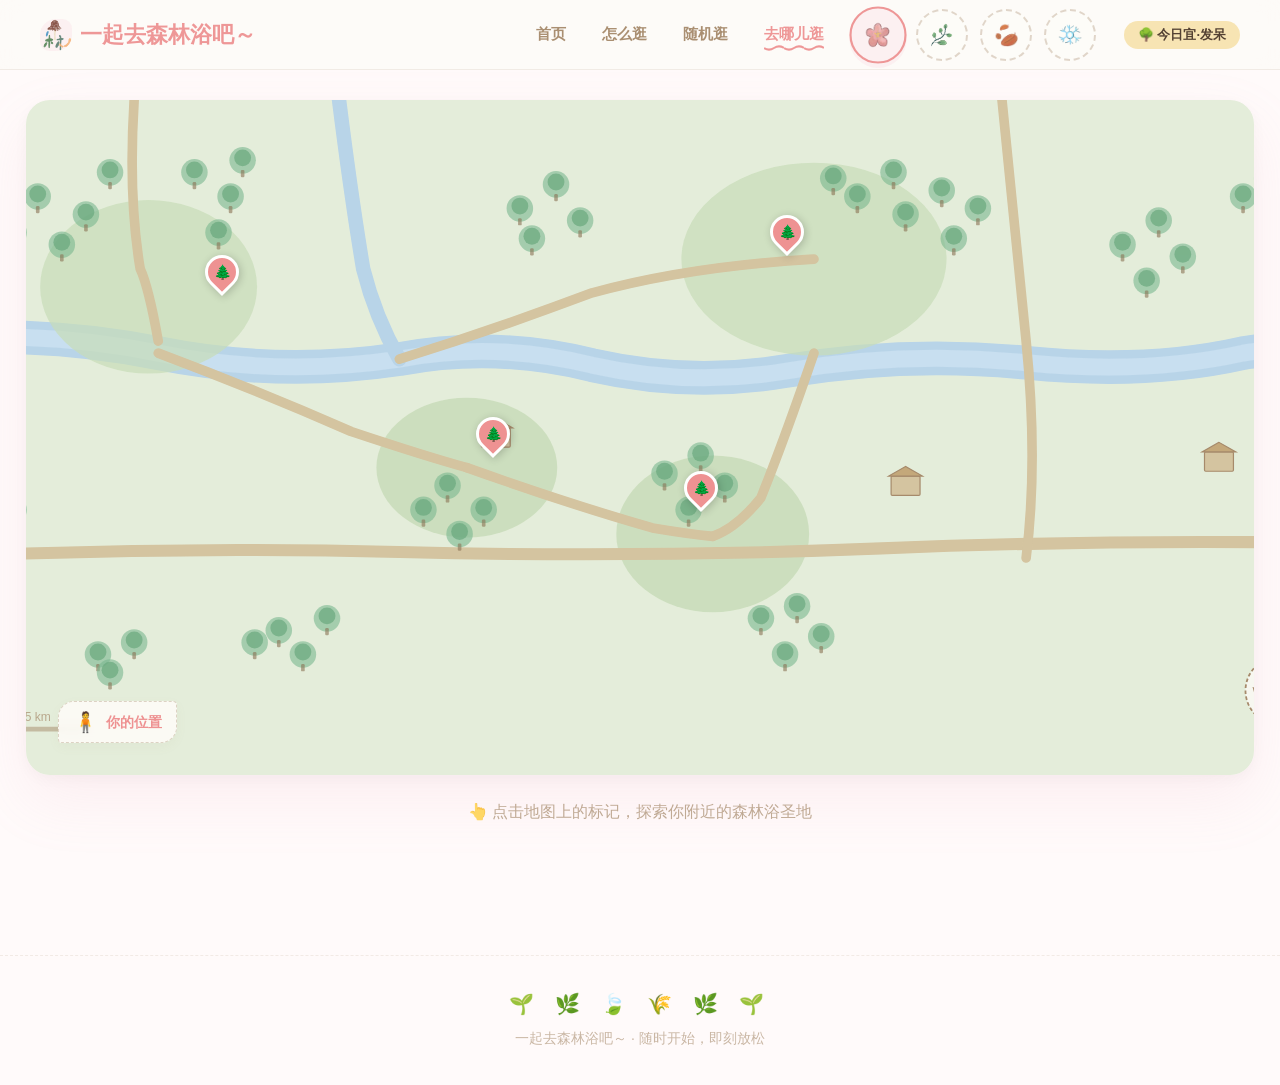
<file: Forest-main/src/app/pages/MapPage.html>
<!DOCTYPE html>
<html lang="zh-CN">
<head>
  <meta charset="UTF-8">
  <meta name="viewport" content="width=device-width, initial-scale=1.0">
  <title>去哪儿逛 - 一起去森林浴吧</title>
  <link rel="stylesheet" href="../css/themes.css">
  <link rel="stylesheet" href="../css/base.css">
  <link rel="stylesheet" href="../css/components.css">
  <link rel="stylesheet" href="../css/layout.css">
  <link rel="preconnect" href="https://gs.jurieo.com/gemini/fonts-googleapis">
  <link rel="preconnect" href="https://gs.jurieo.com/gemini/fonts-gstatic" crossorigin>
  <link href="https://gs.jurieo.com/gemini/fonts-googleapis/css2?family=Caveat:wght@400..700&family=Gaegu:wght@300;400;700&family=Nunito:wght@400;600;700&family=Quicksand:wght@400;600;700&display=swap" rel="stylesheet">

  <script>
    // 抢在页面渲染前，提前把主题 class 加到 html 或 body 上，彻底消除闪烁
    (function() {
      const themeClasses = ['theme-spring', 'theme-summer', 'theme-autumn', 'theme-winter'];
      const savedThemeIdx = localStorage.getItem('forest-theme') ? parseInt(localStorage.getItem('forest-theme')) : 0;
      // 直接把 class 塞给最外层的 <html> 节点
      document.documentElement.className = themeClasses[savedThemeIdx];
    })();
  </script>
  
  <style>
    /* ==========================================
       ✨ 进阶魔法：地图四季换肤变量
       ========================================== */
    /* 1. 春季 (当前默认：粉绿清新) */
    :root, body.theme-spring {
      --map-bg: #E4EDDA;
      --map-river: #B8D4E8;
      --map-river-light: #C8DFF0;
      --map-forest-1: #C8DDB8;
      --map-forest-2: #C0D8B0;
      --map-road: #D4C4A0;
      --map-tree-out: #7AB890;
      --map-tree-in: #6AA87E;
    }
    
    /* 2. 夏季 (深邃浓郁、茂盛) */
    body.theme-summer {
      --map-bg: #C1DCA0; 
      --map-river: #8DBAE0;
      --map-river-light: #A5CEF0;
      --map-forest-1: #A5C988;
      --map-forest-2: #9BB87C;
      --map-road: #D0BD94;
      --map-tree-out: #4A9A64;
      --map-tree-in: #387D4E;
    }
    
    /* 3. 秋季 (橙黄、大地色) */
    body.theme-autumn {
      --map-bg: #F3E3C8;
      --map-river: #AECBDE;
      --map-river-light: #C0DBEE;
      --map-forest-1: #E8D0A5;
      --map-forest-2: #DAB988;
      --map-road: #CDB388;
      --map-tree-out: #D47A46;
      --map-tree-in: #B6582B;
    }
    
    /* 4. 冬季 (雪白、结冰浅蓝) */
    body.theme-winter {
      --map-bg: #F4F7F9; 
      --map-river: #CDE2EE; 
      --map-river-light: #E0EFF8;
      --map-forest-1: #E6ECEF;
      --map-forest-2: #DCE5EA;
      --map-road: #E3DCD2;
      --map-tree-out: #A4B8C0;
      --map-tree-in: #849CA6;
    }

    /* 核心动画：让所有 SVG 元素的颜色变化都具有丝滑水彩晕染感 */
    #svg-map-layer svg * {
      transition: fill 0.8s ease-in-out, stroke 0.8s ease-in-out;
    }
  </style>
</head>
<body style="margin: 0; padding: 0; background: var(--bg); min-height: 100vh; display: flex; flex-direction: column;">

<nav class="navbar" style="background: rgba(253, 251, 247, 0.75); backdrop-filter: blur(10px);">
  <a href="Home.html" class="navbar-logo">
    <!-- 删掉🌿表情，换成自定义图片 -->
    <img src="../imgs/logo1.png" class="navbar-logo-icon" alt="logo">
    一起去森林浴吧～
  </a>

  <div class="navbar-actions">
    <ul class="navbar-links">
      <li><a href="Home.html" class="nav-link">首页</a></li>
      <li><a href="Guide.html" class="nav-link">怎么逛</a></li>
      <li><a href="Random.html" class="nav-link">随机逛</a></li>
      <li><a href="MapPage.html" class="nav-link active">去哪儿逛</a></li>
    </ul>

    <div class="navbar-season" title="轻轻拨动季节">
      <div class="season-toggle" id="season-toggle-container"></div>
    </div>

    <div class="navbar-tag">🌳 今日宜·发呆</div>
    <button class="navbar-mobile-btn" onclick="toggleMobileMenu()">
      <svg width="24" height="24" viewBox="0 0 24 24" fill="none" stroke="currentColor" stroke-width="2" stroke-linecap="round" stroke-linejoin="round"><line x1="3" y1="12" x2="21" y2="12"></line><line x1="3" y1="6" x2="21" y2="6"></line><line x1="3" y1="18" x2="21" y2="18"></line></svg>
    </button>
  </div>
</nav>

  <div class="page-container" style="flex: 1; display: flex; flex-direction: column; max-width: 96%; width: 100%; padding: 30px 0 50px;">
    
    <style>
      /* 隐藏横向滚动条，让滑动更纯粹沉浸 */
      .map-scroll-container::-webkit-scrollbar { display: none; }
      .map-scroll-container { scrollbar-width: none; -ms-overflow-style: none; }
    </style>

    <div class="map-outer-wrapper" style="flex: 1; position: relative; width: 100%; min-height: 75vh; border-radius: 24px; box-shadow: 0 25px 60px var(--fg-light), 0 4px 15px rgba(0,0,0,0.03); overflow: hidden;">
      
      <div class="map-scroll-container" style="width: 100%; height: 100%; min-height: 75vh; overflow-x: auto; overflow-y: hidden; -webkit-overflow-scrolling: touch;" onclick="setActiveId(null)">
        
        <div class="map-canvas" style="min-width: 1000px; height: 100%; min-height: 75vh; position: relative;">
          <div id="svg-map-layer" style="position: absolute; inset: 0;"></div>
          <div id="markers-layer" style="position: absolute; inset: 0; pointer-events: none;"></div>
          <div id="bubble-layer" style="position: absolute; inset: 0; pointer-events: none; z-index: 15;"></div>
        </div>

      </div>

      <div style="position: absolute; bottom: 32px; left: 32px; z-index: 10; background: rgba(253,251,247,0.9); border: 1.5px dashed var(--soil-light); border-radius: 16px 4px 16px 4px; padding: 8px 14px; display: flex; align-items: center; gap: 8px; backdrop-filter: blur(4px); cursor: pointer; transition: transform 0.2s; box-shadow: 0 4px 12px rgba(166,138,107,0.05);" onclick="event.stopPropagation()">
        <span style="font-size: 20px;">🧍</span>
        <span class="text-small" style="font-weight: 700; color: var(--fg); margin: 0;">你的位置</span>
      </div>
      
    </div>

    <div style="text-align: center; margin-top: 24px;">
      <p class="text-body" style="margin: 0; opacity: 0.7; color: var(--soil);">
        👆 点击地图上的标记，探索你附近的森林浴圣地
      </p>
    </div>

  </div>

  <footer class="site-footer">
    <div class="footer-leaves">🌱 🌿 🍃 🌾 🌿 🌱</div>
    <p class="text-small" style="margin: 0; opacity: 0.6;">
      一起去森林浴吧～ · 随时开始，即刻放松
    </p>
  </footer>

  <script src="../data.js"></script>

  <script>
    // ==========================================
    // 1. 渲染静态背景 SVG 地图 (使用 CSS 变量动态换肤)
    // ==========================================
    const treesData = [
      [100, 80], [140, 95], [120, 120], [80, 110], [160, 60],
      [230, 60], [260, 80], [250, 110], [270, 50],
      [500, 90], [530, 70], [550, 100], [510, 115],
      [780, 80], [810, 60], [820, 95], [850, 75], [760, 65],
      [880, 90], [860, 115],
      [420, 340], [450, 360], [470, 340], [440, 320],
      [620, 310], [650, 295], [670, 320], [640, 340],
      [300, 440], [340, 430], [320, 460], [280, 450],
      [700, 430], [730, 420], [750, 445], [720, 460],
      [1000, 120], [1030, 100], [1050, 130], [1020, 150],
      [1100, 80], [1130, 95], [1120, 65],
      [50, 350], [80, 340], [70, 370], [40, 365],
      [150, 460], [180, 450], [160, 475],
    ];

    const housesData = [
      [480, 280], [820, 320], [1080, 300],
    ];

    const svgMapHTML = `
      <svg viewBox="0 0 1200 560" xmlns="http://www.w3.org/2000/svg" style="width: 100%; height: 100%; display: block;" preserveAspectRatio="xMidYMid slice">
        <rect width="1200" height="560" fill="var(--map-bg)" />
        <path d="M 0,200 Q 100,190 200,210 Q 300,230 400,215 Q 480,200 560,220 Q 640,238 720,225 Q 820,208 920,218 Q 1020,228 1100,210 Q 1150,202 1200,208" fill="none" stroke="var(--map-river)" stroke-width="28" stroke-linecap="round" />
        <path d="M 0,200 Q 100,190 200,210 Q 300,230 400,215 Q 480,200 560,220 Q 640,238 720,225 Q 820,208 920,218 Q 1020,228 1100,210 Q 1150,202 1200,208" fill="none" stroke="var(--map-river-light)" stroke-width="14" stroke-linecap="round" />
        <path d="M 350,0 Q 360,80 370,140 Q 380,180 400,215" fill="none" stroke="var(--map-river)" stroke-width="12" stroke-linecap="round" />
        
        <ellipse cx="192" cy="155" rx="90" ry="72" fill="var(--map-forest-1)" opacity="0.7" />
        <ellipse cx="456" cy="305" rx="75" ry="58" fill="var(--map-forest-2)" opacity="0.65" />
        <ellipse cx="744" cy="132" rx="110" ry="80" fill="var(--map-forest-1)" opacity="0.7" />
        <ellipse cx="660" cy="360" rx="80" ry="65" fill="var(--map-forest-2)" opacity="0.65" />
        
        <path d="M 180,0 Q 175,80 185,140 Q 192,155 200,200" fill="none" stroke="var(--map-road)" stroke-width="8" stroke-linecap="round" />
        <path d="M 200,210 Q 280,240 360,275 Q 420,295 456,305" fill="none" stroke="var(--map-road)" stroke-width="8" stroke-linecap="round" />
        <path d="M 400,215 Q 480,190 560,160 Q 640,138 744,132" fill="none" stroke="var(--map-road)" stroke-width="8" stroke-linecap="round" />
        <path d="M 456,305 Q 540,335 610,355 Q 640,360 660,362" fill="none" stroke="var(--map-road)" stroke-width="8" stroke-linecap="round" />
        <path d="M 744,210 Q 720,280 700,330 Q 680,355 660,362" fill="none" stroke="var(--map-road)" stroke-width="8" stroke-linecap="round" />
        <path d="M 0,380 Q 200,370 400,375 Q 600,380 800,372 Q 1000,364 1200,368" fill="none" stroke="var(--map-road)" stroke-width="10" stroke-linecap="round" />
        <path d="M 900,0 Q 910,100 920,200 Q 930,300 920,380" fill="none" stroke="var(--map-road)" stroke-width="8" stroke-linecap="round" />

        ${treesData.map(([cx, cy]) => `
          <g transform="translate(${cx}, ${cy})">
            <circle r="11" fill="var(--map-tree-out)" opacity="0.6" />
            <circle r="7" fill="var(--map-tree-in)" opacity="0.7" cx="0" cy="-2" />
            <rect x="-1.5" y="8" width="3" height="6" fill="#8B7355" opacity="0.6" rx="1" />
          </g>
        `).join('')}

        ${housesData.map(([x, y]) => `
          <g transform="translate(${x}, ${y})">
            <rect x="-12" y="-8" width="24" height="16" fill="var(--map-road)" stroke="#A68A6B" stroke-width="1" rx="1" />
            <polygon points="0,-16 -14,-8 14,-8" fill="#C4A87A" stroke="#A68A6B" stroke-width="1" />
          </g>
        `).join('')}

        <g transform="translate(1130, 490)">
          <circle r="28" fill="rgba(253,251,247,0.8)" stroke="#A68A6B" stroke-width="1.5" stroke-dasharray="3 2" />
          <text x="0" y="-14" text-anchor="middle" font-size="9" fill="#5B8C74" font-family="Quicksand,sans-serif" font-weight="700">N</text>
          <text x="0" y="20" text-anchor="middle" font-size="9" fill="#A68A6B" font-family="Quicksand,sans-serif">S</text>
          <text x="-18" y="4" text-anchor="middle" font-size="9" fill="#A68A6B" font-family="Quicksand,sans-serif">W</text>
          <text x="18" y="4" text-anchor="middle" font-size="9" fill="#A68A6B" font-family="Quicksand,sans-serif">E</text>
          <polygon points="0,-10 3,0 0,3 -3,0" fill="#5B8C74" />
          <polygon points="0,10 3,0 0,-3 -3,0" fill="#A68A6B" opacity="0.5" />
        </g>

        <g transform="translate(60, 520)">
          <rect width="80" height="4" rx="2" fill="#A68A6B" opacity="0.5" />
          <text x="40" y="-5" text-anchor="middle" font-size="10" fill="#A68A6B" font-family="Quicksand,sans-serif" opacity="0.7">5 km</text>
        </g>
      </svg>
    `;
    document.getElementById('svg-map-layer').innerHTML = svgMapHTML;


    // ==========================================
    // 2. 状态交互逻辑
    // ==========================================
    let activeId = null;

    function setActiveId(id) {
      activeId = (activeId === id) ? null : id;
      renderInteractiveLayers();
    }

    function renderInteractiveLayers() {
      const markersHtml = PARKS.map(park => `
        <div class="map-marker ${activeId === park.id ? 'active' : ''}" 
             style="left: ${park.mapX}%; top: ${park.mapY}%; pointer-events: auto;" 
             onclick="event.stopPropagation(); setActiveId(${park.id});" 
             title="${park.name}">
          <div class="marker-pin"><span class="marker-pin-inner">🌲</span></div>
        </div>
      `).join('');
      document.getElementById('markers-layer').innerHTML = markersHtml;

      const activePark = PARKS.find(p => p.id === activeId);
      if (activePark) {
        document.getElementById('bubble-layer').innerHTML = `
          <div class="info-bubble" 
               style="left: ${Math.min(activePark.mapX + 2, 72)}%; top: ${Math.max(activePark.mapY - 38, 5)}%; pointer-events: auto;" 
               onclick="event.stopPropagation()">
            <div style="display: flex; justify-content: space-between; align-items: flex-start; margin-bottom: 6px;">
              <h4 class="text-medium" style="margin: 0; font-size: 20px;">${activePark.name}</h4>
              <span style="font-size: 18px;">${activePark.seasonIcon}</span>
            </div>
            <p class="text-small" style="margin: 0 0 4px; opacity: 0.75;">📍 距离：${activePark.distance}</p>
            <p class="text-small" style="margin: 0 0 16px; opacity: 0.75;">✨ ${activePark.bestSeason}</p>
            <button class="btn-primary btn-small" style="width: 100%; justify-content: center; font-size: 15px; padding: 6px 12px;" 
                    onclick="window.location.href='ParkDetail.html?id=${activePark.id}'">
              去看看 →
            </button>
          </div>
        `;
      } else {
        document.getElementById('bubble-layer').innerHTML = '';
      }
    }

    renderInteractiveLayers();

    // ==========================================
    // 全局主题同步逻辑
    // ==========================================
    const themeClasses = ['theme-spring', 'theme-summer', 'theme-autumn', 'theme-winter'];
    const toggleContainer = document.getElementById('season-toggle-container');

    function renderTheme(idx) {
      localStorage.setItem('forest-theme', idx);
      
      document.body.classList.remove(...themeClasses);
      document.body.classList.add(themeClasses[idx]);
      
      if (toggleContainer) {
        toggleContainer.innerHTML = SEASONS.map((s, i) => `
          <button class="season-btn ${i === idx ? 'active' : ''}" onclick="renderTheme(${i})" style="cursor: pointer;">
            <img src="${s.icon}" alt="${s.label}" style="width: 24px; height: 24px; object-fit: contain;">
          </button>
        `).join('');
      }
    }

    const currentThemeIdx = localStorage.getItem('forest-theme') ? parseInt(localStorage.getItem('forest-theme')) : 0;
    renderTheme(currentThemeIdx);
  </script>
</body>
</html>
</file>
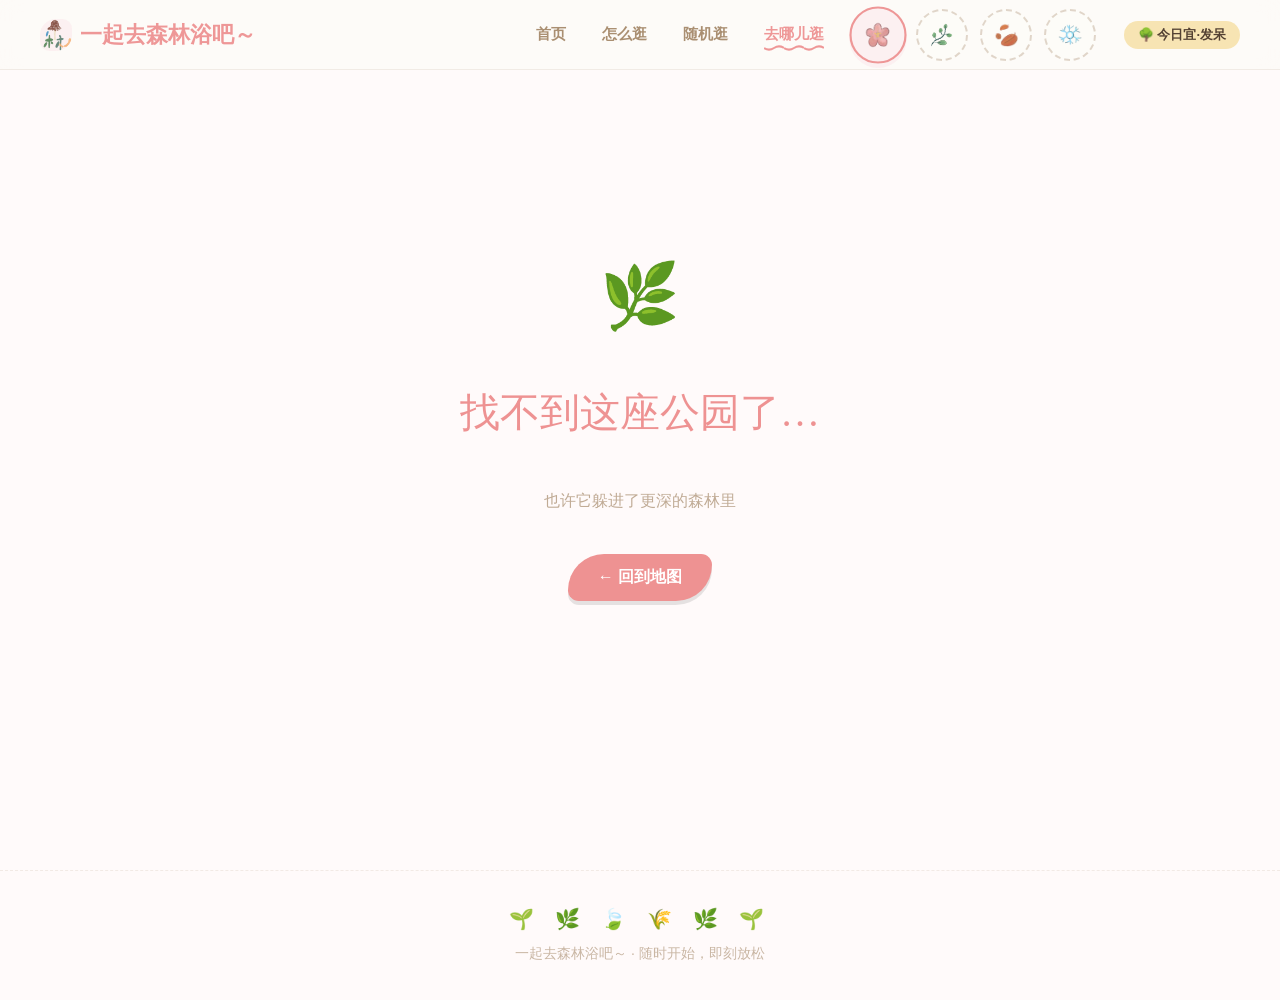
<file: Forest-main/src/app/pages/ParkDetail.html>
<!DOCTYPE html>
<html lang="zh-CN">
<head>
  <meta charset="UTF-8">
  <meta name="viewport" content="width=device-width, initial-scale=1.0">
  <title>公园详情 - 一起去森林浴吧</title>
  <link rel="stylesheet" href="../css/themes.css">
  <link rel="stylesheet" href="../css/base.css">
  <link rel="stylesheet" href="../css/components.css">
  <link rel="stylesheet" href="../css/layout.css">
  <link rel="preconnect" href="https://gs.jurieo.com/gemini/fonts-googleapis">
  <link rel="preconnect" href="https://gs.jurieo.com/gemini/fonts-gstatic" crossorigin>
  <link href="https://gs.jurieo.com/gemini/fonts-googleapis/css2?family=Caveat:wght@400..700&family=Gaegu:wght@300;400;700&family=Nunito:wght@400;600;700&family=Quicksand:wght@400;600;700&display=swap" rel="stylesheet">

  <script>
    // 抢在页面渲染前，提前把主题 class 加到 html 或 body 上，彻底消除闪烁
    (function() {
      const themeClasses = ['theme-spring', 'theme-summer', 'theme-autumn', 'theme-winter'];
      const savedThemeIdx = localStorage.getItem('forest-theme') ? parseInt(localStorage.getItem('forest-theme')) : 0;
      // 直接把 class 塞给最外层的 <html> 节点
      document.documentElement.className = themeClasses[savedThemeIdx];
    })();
  </script>
</head>
<body style="margin: 0; padding: 0; background: var(--bg); min-height: 100vh; display: flex; flex-direction: column;">

<nav class="navbar" style="background: rgba(253, 251, 247, 0.75); backdrop-filter: blur(10px);">
  <a href="Home.html" class="navbar-logo">
    <!-- 删掉🌿表情，换成自定义图片 -->
    <img src="../imgs/logo1.png" class="navbar-logo-icon" alt="logo">
    一起去森林浴吧～
  </a>

  <div class="navbar-actions">
    <ul class="navbar-links">
      <li><a href="Home.html" class="nav-link">首页</a></li>
      <li><a href="Guide.html" class="nav-link">怎么逛</a></li>
      <li><a href="Random.html" class="nav-link">随机逛</a></li>
      <li><a href="MapPage.html" class="nav-link active">去哪儿逛</a></li>
    </ul>

    <div class="navbar-season" title="轻轻拨动季节">
      <div class="season-toggle" id="season-toggle-container"></div>
    </div>

    <div class="navbar-tag">🌳 今日宜·发呆</div>
    <button class="navbar-mobile-btn" onclick="toggleMobileMenu()">
      <svg width="24" height="24" viewBox="0 0 24 24" fill="none" stroke="currentColor" stroke-width="2" stroke-linecap="round" stroke-linejoin="round"><line x1="3" y1="12" x2="21" y2="12"></line><line x1="3" y1="6" x2="21" y2="6"></line><line x1="3" y1="18" x2="21" y2="18"></line></svg>
    </button>
  </div>
</nav>

  <div id="app-container" style="flex: 1;">
    </div>

  <footer class="site-footer">
    <div class="footer-leaves">🌱 🌿 🍃 🌾 🌿 🌱</div>
    <p class="text-small" style="margin: 0; opacity: 0.6;">
      一起去森林浴吧～ · 随时开始，即刻放松
    </p>
  </footer>

  <script src="../data.js"></script>

  <script>
    // 1. 获取 URL 中的 ID 参数
    const urlParams = new URLSearchParams(window.location.search);
    const parkId = parseInt(urlParams.get('id'));
    const park = PARKS.find(p => p.id === parkId);

    // 2. 状态变量
    let localNotes = []; // 本地新增的留言
    let showForm = false; // 是否显示表单
    let submitted = false; // 是否显示提交成功状态

    // 3. 核心渲染函数
    function renderApp() {
      const container = document.getElementById('app-container');

      // 404 Not Found 状态
      if (!park) {
        container.innerHTML = `
          <div style="min-height: 80vh; display: flex; flex-direction: column; align-items: center; justify-content: center; text-align: center; padding: 40px;">
            <div style="font-size: 64px; margin-bottom: 20px;">🌿</div>
            <h2 class="text-large">找不到这座公园了…</h2>
            <p class="text-body" style="opacity: 0.7;">也许它躲进了更深的森林里</p>
            <button class="btn-primary" style="margin-top: 24px;" onclick="window.location.href='MapPage.html'">
              ← 回到地图
            </button>
          </div>
        `;
        return;
      }

      // 合并原始留言和本地新增的留言
      const allNotes = [...park.tips, ...localNotes];

      // 生成便签 HTML
      const notesHtml = allNotes.map(note => `
        <div class="sticky-note" style="transform: rotate(${note.rotation}deg)">
          <span class="sticky-pin">📌</span>
          <p style="margin: 8px 0 0; line-height: 1.55;">${note.emoji} ${note.text}</p>
          <span class="sticky-user">— ${note.nickname} · ${note.date}</span>
        </div>
      `).join('');

      // 特性标签 HTML
      const featuresHtml = park.features.map(f => `<span class="feature-tag">${f}</span>`).join('');

      // 静态提示小贴士
      const staticTipsHtml = [
        ["☀️", "清晨 6–8 点氧气最充沛，也最安静"],
        ["🌧️", "雨后来，空气中负离子浓度是平时的 3 倍"],
        ["🎧", "建议不戴耳机，用身体感受"],
        ["⏱️", "最少待 20 分钟，效果才会显现"],
      ].map(([icon, tip]) => `
        <div style="display: flex; gap: 10px; align-items: flex-start;">
          <span style="font-size: 18px; line-height: 1.3;">${icon}</span>
          <span class="text-body" style="margin: 0;">${tip}</span>
        </div>
      `).join('');

      // 表单 HTML 逻辑
      let formHtml = '';
      if (!showForm) {
        formHtml = `
          <button class="btn-secondary" style="margin-top: 8px;" onclick="toggleForm(true)">
            📌 添加我的小发现
          </button>
        `;
      } else {
        if (submitted) {
          formHtml = `
            <div class="inline-form">
              <div style="text-align: center; padding: 24px 0;">
                <div style="font-size: 48px; margin-bottom: 12px;">🌿</div>
                <p class="text-caption-hand" style="margin: 0;">谢谢！你的发现已经贴上去啦～</p>
              </div>
            </div>
          `;
        } else {
          formHtml = `
            <div class="inline-form">
              <h3 class="text-medium" style="margin: 0 0 6px;">📌 留下你的发现</h3>
              <p class="text-small" style="margin: 0 0 20px; opacity: 0.7;">一句话就够，让下一个来这里的人感受到</p>
              <form onsubmit="handleSubmitTip(event)">
                <div class="form-group">
                  <label class="form-label">昵称</label>
                  <input id="tip-nickname" class="form-input" type="text" placeholder="树洞居民 / 云朵 ..." required />
                </div>
                <div class="form-group">
                  <label class="form-label">你的小发现</label>
                  <textarea id="tip-text" class="form-input" rows="3" placeholder="西门的那棵老银杏，秋天落叶时超美..." required></textarea>
                </div>
                <div style="display: flex; gap: 10px;">
                  <button class="btn-primary" type="submit">🌱 贴上去</button>
                  <button class="btn-secondary" type="button" onclick="toggleForm(false)">取消</button>
                </div>
              </form>
            </div>
          `;
        }
      }

      // 拼装完整页面
      container.innerHTML = `
        <div class="page-container">
          <div style="padding-top: 32px;">
            <button class="back-link" onclick="window.location.href='MapPage.html'" style="background: none; border: none; cursor: pointer; padding: 0; font-family: inherit; display: inline-flex; align-items: center; gap: 6px; color: var(--soil); font-size: 15px; font-weight: 700; margin-bottom: 8px;">
              ← 返回地图
            </button>
          </div>

          <div class="park-detail-grid">
            <div>
              <div class="hand-card" style="padding: 0; overflow: hidden;">
                <img src="${park.image}" alt="${park.name}" style="width: 100%; height: 220px; object-fit: cover; display: block; border-radius: 22px 6px 0 0;" />
                
                <div style="padding: 22px 22px 24px;">
                  <div style="background: var(--yellow); display: inline-flex; align-items: center; gap: 4px; border-radius: 16px; padding: 4px 12px; font-family: 'Quicksand', sans-serif; font-size: 13px; font-weight: 700; color: var(--text-dark); margin-bottom: 12px;">
                    ${park.seasonIcon} ${park.bestSeason}
                  </div>
                  
                  <h1 class="text-large" style="margin: 0 0 6px;">${park.name}</h1>
                  <p class="text-caption-hand" style="margin: 0 0 18px; color: var(--soil); opacity: 0.8;">${park.subtitle}</p>
                  <p class="text-body" style="margin: 0 0 20px; line-height: 1.75;">${park.description}</p>
                  
                  <div style="border-top: 1.5px dashed var(--soil-faint); padding-top: 16px; display: flex; flex-direction: column; gap: 10px;">
                    <div class="park-meta-row">
                      <span class="park-meta-icon">⏰</span>
                      <span class="text-body" style="margin: 0;">${park.openHours}</span>
                    </div>
                    <div class="park-meta-row">
                      <span class="park-meta-icon">📍</span>
                      <span class="text-body" style="margin: 0;">距你约 ${park.distance}</span>
                    </div>
                    <div class="park-meta-row">
                      <span class="park-meta-icon">🌡️</span>
                      <span class="text-body" style="margin: 0;">15–25°C 最宜漫步</span>
                    </div>
                  </div>

                  <div style="margin-top: 16px; display: flex; flex-wrap: wrap; gap: 4px;">
                    ${featuresHtml}
                  </div>

                  <button class="btn-primary" style="width: 100%; justify-content: center; margin-top: 20px;" onclick="window.open('https://maps.google.com?q=$${encodeURIComponent(park.name)}', '_blank')">
                    🗺️ 查看路线
                  </button>
                </div>
              </div>
            </div>

            <div>
              <div style="display: flex; align-items: center; gap: 10px; margin-bottom: 8px;">
                <h2 class="text-large" style="margin: 0;">大家的疗愈小本本</h2>
                <span style="font-size: 24px;">📒</span>
              </div>
              <p class="text-body" style="margin: 0 0 24px; opacity: 0.75;">来过这里的人，留下了自己的发现</p>
              
              <div class="sticky-grid">
                ${notesHtml}
              </div>

              ${formHtml}

              <div class="hand-card" style="margin-top: 32px; background: linear-gradient(135deg, rgba(91,140,116,0.06) 0%, rgba(247,227,175,0.15) 100%);">
                <h4 class="text-medium" style="margin: 0 0 14px;">🌿 森林浴小贴士</h4>
                <div style="display: flex; flex-direction: column; gap: 10px;">
                  ${staticTipsHtml}
                </div>
              </div>
            </div>
          </div>
        </div>
      `;
    }

    // 4. 事件处理函数
    window.toggleForm = function(show) {
      showForm = show;
      renderApp();
    };

    window.handleSubmitTip = function(e) {
      e.preventDefault();
      
      const nicknameInput = document.getElementById('tip-nickname');
      const textInput = document.getElementById('tip-text');
      
      const nickname = nicknameInput.value.trim();
      const text = textInput.value.trim();

      if (!nickname || !text) return;

      const newNote = {
        id: Date.now(),
        nickname: nickname,
        text: text,
        emoji: "🌿",
        rotation: (Math.random() * 4 - 2), // 生成 -2 到 2 之间的随机旋转角度
        date: "刚刚"
      };

      // 插入到数组开头，显示在最前面
      localNotes.unshift(newNote);
      submitted = true;
      
      // 触发重绘：显示成功提示
      renderApp();

      // 1.5秒后自动关闭提示并恢复原状
      setTimeout(() => {
        submitted = false;
        showForm = false;
        renderApp();
      }, 1500);
    };

    // 初始化渲染页面
    renderApp();
    // ==========================================
    // 全局主题同步逻辑 (无背景大图版)
    // ==========================================
    const themeClasses = ['theme-spring', 'theme-summer', 'theme-autumn', 'theme-winter'];
    const toggleContainer = document.getElementById('season-toggle-container');

    function renderTheme(idx) {
      // 1. 保存选择
      localStorage.setItem('forest-theme', idx);
      
      // 2. 切换 Body 类名
      document.body.classList.remove(...themeClasses);
      document.body.classList.add(themeClasses[idx]);
      
      // 3. 重新渲染按钮高亮状态
      if (toggleContainer) {
        toggleContainer.innerHTML = SEASONS.map((s, i) => `
          <button class="season-btn ${i === idx ? 'active' : ''}" onclick="renderTheme(${i})" style="cursor: pointer;">
            <img src="${s.icon}" alt="${s.label}" style="width: 24px; height: 24px; object-fit: contain;">
          </button>
        `).join('');
      }
    }

    // 初始化读取本地缓存主题
    const currentThemeIdx = localStorage.getItem('forest-theme') ? parseInt(localStorage.getItem('forest-theme')) : 0;
    renderTheme(currentThemeIdx);
  </script>
</body>
</html>
</file>
<file: Forest-main/src/app/css/themes.css>
/* ============================================
   1. themes.css - 森林浴 App 主题与全局变量
   ============================================ */

:root {
  /* --- 字体配置 --- */
  --font-hand: 'Gaegu', 'Caveat', cursive;
  --font-body: 'Nunito', 'Quicksand', sans-serif;

  /* --- 基础共享颜色 (不随季节变化的泥土色调等) --- */
  --soil: #A68A6B;
  --soil-light: rgba(166, 138, 107, 0.35);
  --soil-faint: rgba(166, 138, 107, 0.15);
  --yellow: #F7E3AF;
  --text-dark: #4a3728;
  
  /* --- 基础尺寸与投影 --- */
  --radius: 0.625rem;
}

/* =========================================
   默认主题 (春季) 与 Fallback
   ========================================= */
:root, .theme-spring {
  --background: #fffafa; /* 极淡的樱花白 */
  --foreground: #4a3b3f; /* 柔和深褐色 */
  
  --primary: #ee9292; /* 樱花粉 */
  --primary-foreground: #ffffff;
  
  /* 为了兼容旧代码中的 --fg 和 --bg 变量，建立映射 */
  --fg: var(--primary);
  --fg-dark: #bc6060;
  --fg-light: rgba(232, 158, 179, 0.12);
  --bg: var(--background);
}

/* =========================================
   夏季主题 (夏·绿：清凉、治愈)
   ========================================= */
.theme-summer {
  --background: #f4fbf7;
  --foreground: #2d3e33;
  
  --primary: #5b8c74;
  --primary-foreground: #ffffff;
  
  --fg: var(--primary);
  --fg-dark: #4a7a63;
  --fg-light: rgba(91, 140, 116, 0.12);
  --bg: var(--background);
}

/* =========================================
   秋季主题 (秋·枫：温暖、浓烈)
   ========================================= */
.theme-autumn {
  --background: #fcf8f4;
  --foreground: #4a3320;
  
  --primary: #cf6f42;
  --primary-foreground: #ffffff;
  
  --fg: var(--primary);
  --fg-dark: #b35930;
  --fg-light: rgba(207, 111, 66, 0.12);
  --bg: var(--background);
}

/* =========================================
   冬季主题 (冬·雪：宁静、冷峻)
   ========================================= */
.theme-winter {
  --background: #f5f8fa;
  --foreground: #2c3e50;
  
  --primary: #6c8ca6;
  --primary-foreground: #ffffff;
  
  --fg: var(--primary);
  --fg-dark: #56728a;
  --fg-light: rgba(108, 140, 166, 0.12);
  --bg: var(--background);
}

/* 全局主题过渡动画 */
body {
  transition: background-color 0.6s ease, color 0.6s ease;
}
</file>
<file: Forest-main/src/app/css/base.css>
/* ============================================
   2. base.css - 基础样式与文字排版 (Typography)
   ============================================ */

/* === 全局重置 === */
*, *::before, *::after { 
  box-sizing: border-box; 
}

body {
  font-family: var(--font-body);
  background: var(--bg);
  color: var(--soil);
  margin: 0;
  padding: 0;
}
/* ============================================
   页面无损淡入特效 (利用幕布原理，不破坏 fixed 布局)
   ============================================ */
body::after {
  content: "";
  position: fixed;
  top: 0;
  left: 0;
  width: 100vw;
  height: 100vh;
  background: var(--bg); /* 自动读取当前主题的背景色 */
  z-index: 999999;       /* 盖住所有元素 */
  pointer-events: none;  /* 关键：让鼠标穿透，绝对不影响点击 */
  animation: curtain-fade-out 0.7s cubic-bezier(0.22, 1, 0.36, 1) forwards;
}

@keyframes curtain-fade-out {
  0% { 
    opacity: 1; 
    backdrop-filter: blur(10px); /* 刚加载时自带一点模糊感 */
  }
  100% { 
    opacity: 0; 
    backdrop-filter: blur(0);
    visibility: hidden; /* 动画结束后彻底隐藏，释放性能 */
  }
}

/* === 基础元素 === */
h1, h2, h3, .navbar-logo, .season-arrow, .text-caption-hand, #season-lyrics span, .letter-footer {
  font-family: var(--font-hand);
}

a { 
  text-decoration: none; 
}

/* === 文本排版工具类 === */
.text-huge {
  font-family: var(--font-hand);
  font-size: clamp(38px, 5.5vw, 64px);
  line-height: 1.2;
  color: var(--fg);
  font-weight: 400;
}

.text-large {
  font-family: var(--font-hand);
  font-size: clamp(28px, 3.5vw, 40px);
  line-height: 1.3;
  color: var(--fg);
  font-weight: 400;
}

.text-medium {
  font-family: var(--font-hand);
  font-size: clamp(22px, 2.5vw, 32px);
  line-height: 1.3;
  color: var(--fg);
  font-weight: 400;
}

.text-caption-hand {
  font-family: var(--font-hand);
  font-size: 20px;
  line-height: 1.5;
  color: var(--soil);
}

.text-body {
  font-family: var(--font-body);
  font-size: 16px;
  line-height: 1.65;
  color: var(--soil);
}

.text-small {
  font-family: var(--font-body);
  font-size: 14px;
  line-height: 1.5;
  color: var(--soil);
}

/* 颜色辅助类 */
.text-green { color: var(--fg); }
.text-soil { color: var(--soil); }

/* ============================================
   鼠标跟随粒子动画特效
   ============================================ */
@keyframes particle-drift {
  0% { 
    /* 初始状态：鼠标中心，稍微缩小 */
    transform: translate(-50%, -50%) rotate(0deg) scale(0.5); 
    opacity: 0.8; 
  }
  100% { 
    /* 结束状态：向四周随机飘散、下落、旋转，并放大渐隐 */
    transform: translate(var(--tx), var(--ty)) rotate(var(--rot)) scale(1.2); 
    opacity: 0; 
  }
}

.mouse-particle {
  position: fixed;
  pointer-events: none; /* 关键：让鼠标穿透，绝对不能阻挡页面上的点击操作 */
  z-index: 9999;        /* 保证飘在所有元素的最顶层 */
  animation: particle-drift 1.2s cubic-bezier(0.25, 0.46, 0.45, 0.94) forwards;
  will-change: transform, opacity; /* 开启硬件加速，让动画更流畅，不卡顿 */
  text-shadow: 0 4px 8px rgba(0,0,0,0.15); /* 增加一点光影立体感 */
}

@keyframes page-fade-in {
  0% { 
    opacity: 0; 
    filter: blur(4px); /* 刚进来时微微模糊，更有沉浸感 */
  }
  100% { 
    opacity: 1; 
    filter: blur(0); 
  }
}

/* ============================================
   回到顶部按钮 (毛玻璃治愈风格)
   ============================================ */
.back-to-top {
  position: fixed;
  right: 30px;
  bottom: 30px;
  width: 50px;
  height: 50px;
  background: rgba(30, 30, 30, 0.5); /* 暗色半透明 */
  backdrop-filter: blur(12px);
  -webkit-backdrop-filter: blur(12px);
  border: 1px solid rgba(255, 255, 255, 0.15);
  border-radius: 50%;
  color: #fff;
  display: flex;
  align-items: center;
  justify-content: center;
  font-size: 24px;
  cursor: pointer;
  z-index: 1000;
  
  /* 初始隐藏状态 */
  opacity: 0;
  visibility: hidden;
  transform: translateY(20px);
  transition: all 0.5s cubic-bezier(0.22, 1, 0.36, 1);
  box-shadow: 0 8px 24px rgba(0, 0, 0, 0.15);
}

/* ============================================
   回到顶部按钮 (主题色绑定版)
   ============================================ */
.back-to-top {
  position: fixed;
  right: 30px;
  bottom: 30px;
  width: 50px;
  height: 50px;
  
  /* 核心：绑定主题变量 */
  background: var(--fg);           /* 使用当前季节的主题色 */
  color: var(--bg);                /* 图标颜色使用背景色，形成反差 */
  border: 2px solid var(--bg);     /* 边框使用背景色，增加层次感 */
  
  /* 保持毛玻璃效果（可选，去掉 background 的 rgba 即可） */
  backdrop-filter: blur(8px);
  -webkit-backdrop-filter: blur(8px);
  
  border-radius: 50%;
  display: flex;
  align-items: center;
  justify-content: center;
  font-size: 24px;
  cursor: pointer;
  z-index: 1000;
  
  /* 动画状态 */
  opacity: 0;
  visibility: hidden;
  transform: translateY(20px);
  transition: all 0.4s cubic-bezier(0.22, 1, 0.36, 1);
  box-shadow: 0 8px 20px var(--soil-faint); /* 阴影也使用主题变量 */
}

/* 显示状态 */
.back-to-top.show {
  opacity: 1;
  visibility: visible;
  transform: translateY(0);
}

.back-to-top:hover {
  /* 悬浮时通过滤镜微调亮度，无需手动写死颜色 */
  filter: brightness(1.1); 
  transform: scale(1.1) translateY(-5px);
  box-shadow: 0 12px 28px var(--soil-faint);
}

.back-to-top span {
  transform: translateY(-1px);
}
</file>
<file: Forest-main/src/app/css/components.css>
/* ============================================
   3. components.css - 公共 UI 组件
   包含：按钮、卡片、表单、便签、标签等
   ============================================ */

/* === BUTTONS (按钮) === */
.btn-primary {
  background: var(--fg);
  color: #fff;
  border: none;
  border-radius: 40px 12px 40px 12px;
  padding: 13px 30px;
  font-family: var(--font-body); /* 已替换为变量 */
  font-weight: 700;
  font-size: 16px;
  cursor: pointer;
  box-shadow: 0 4px 0 rgba(0,0,0,0.1); /* 优化了阴影适配多主题 */
  transition: background 0.2s, transform 0.18s, box-shadow 0.18s;
  display: inline-flex;
  align-items: center;
  gap: 8px;
}
.btn-primary:hover {
  background: var(--fg-dark);
  transform: translateY(-2px);
  box-shadow: 0 6px 0 rgba(0,0,0,0.08);
}
.btn-primary:active {
  transform: translateY(1px);
  box-shadow: 0 2px 0 rgba(0,0,0,0.1);
}

.btn-secondary {
  background: transparent;
  color: var(--fg);
  border: 2px solid var(--fg);
  border-radius: 40px 12px 40px 12px;
  padding: 11px 28px;
  font-family: var(--font-body);
  font-weight: 700;
  font-size: 16px;
  cursor: pointer;
  transition: background 0.2s, transform 0.18s;
  display: inline-flex;
  align-items: center;
  gap: 8px;
}
.btn-secondary:hover {
  background: var(--fg-light); /* 替换了硬编码颜色 */
  transform: translateY(-2px);
}

.btn-small {
  padding: 8px 18px;
  font-size: 14px;
  border-radius: 30px 8px 30px 8px;
}

.fab-btn {
  position: fixed;
  bottom: 36px;
  right: 36px;
  width: 56px;
  height: 56px;
  border-radius: 50%;
  background: var(--fg);
  color: #fff;
  font-size: 26px;
  border: none;
  cursor: pointer;
  box-shadow: 0 4px 18px rgba(0,0,0,0.15);
  display: flex;
  align-items: center;
  justify-content: center;
  transition: all 0.2s ease;
  z-index: 200;
  line-height: 1;
}
.fab-btn:hover {
  background: var(--fg-dark);
  transform: scale(1.08) rotate(15deg);
  box-shadow: 0 6px 22px rgba(0,0,0,0.2);
}

/* === CARDS (卡片) === */
.hand-card {
  background: var(--bg);
  border: 2px dashed var(--soil-light);
  border-radius: 24px 8px 24px 8px;
  padding: 24px;
  transition: transform 0.25s ease, box-shadow 0.25s ease, border-color 0.25s ease;
}
.hand-card:hover {
  transform: translateY(-4px);
  box-shadow: 0 10px 28px var(--fg-light); /* 替换了硬编码颜色 */
  border-color: var(--soil);
}

.guide-card {
  background: var(--bg);
  border: 2px dashed var(--soil-light);
  border-radius: 20px 6px 20px 6px;
  padding: 24px 28px;
  display: flex;
  align-items: flex-start;
  gap: 20px;
  transition: transform 0.25s, box-shadow 0.25s, border-color 0.25s;
}
.guide-card:hover {
  transform: translateX(6px);
  box-shadow: -6px 0 0 var(--fg);
  border-color: var(--soil);
}
.guide-icon-box {
  width: 56px;
  height: 56px;
  min-width: 56px;
  border-radius: 50%;
  background: var(--fg-light);
  display: flex;
  align-items: center;
  justify-content: center;
  font-size: 26px;
  border: 2px dashed var(--fg);
  transition: background 0.2s;
}
.guide-card:hover .guide-icon-box { 
  filter: brightness(0.95); /* 用滤镜加深，替代了原有的写死颜色 */
}

/* === FORM (表单) === */
.form-group { margin-bottom: 16px; }
.form-label {
  font-family: var(--font-hand);
  font-size: 18px;
  color: var(--fg);
  display: block;
  margin-bottom: 5px;
}
.form-input {
  width: 100%;
  background: #fff;
  border: 2px dashed var(--soil-light);
  border-radius: 12px 4px 12px 4px;
  padding: 10px 14px;
  font-family: var(--font-body);
  font-size: 15px;
  color: var(--text-dark);
  outline: none;
  transition: border-color 0.2s ease, border-style 0.2s;
  resize: vertical;
}
.form-input:focus {
  border-color: var(--fg);
  border-style: solid;
}
.form-input::placeholder { color: var(--soil-light); opacity: 1; }
.inline-form {
  background: var(--bg);
  border: 2px dashed var(--soil-light);
  border-radius: 20px 6px 20px 6px;
  padding: 24px;
  margin-top: 20px;
}
.inline-form.hidden { display: none; }

/* === STICKY NOTES (便签) === */
.sticky-note {
  background: var(--yellow);
  padding: 18px 16px;
  border-radius: 4px 12px 4px 4px;
  box-shadow: 3px 3px 8px var(--soil-faint);
  font-family: var(--font-hand);
  font-size: 18px;
  line-height: 1.55;
  color: var(--text-dark);
  position: relative;
  transition: transform 0.3s ease, box-shadow 0.3s ease;
}
.sticky-note:hover {
  transform: rotate(0deg) translateY(-4px) !important;
  box-shadow: 5px 6px 14px var(--soil-light) !important;
}
.sticky-pin {
  position: absolute;
  top: -8px;
  left: 50%;
  transform: translateX(-50%);
  font-size: 16px;
  filter: drop-shadow(0 2px 2px rgba(0,0,0,0.15));
}
.sticky-user {
  font-size: 13px;
  font-family: var(--font-body);
  color: var(--soil);
  margin-top: 8px;
  display: block;
  font-weight: 600;
}

/* === TAGS & BADGES (标签与徽章) === */
.navbar-tag {
  background: var(--yellow);
  border-radius: 20px;
  padding: 5px 14px;
  font-size: 13px;
  font-weight: 600;
  color: var(--text-dark);
  white-space: nowrap;
  font-family: var(--font-body);
}
.feature-tag {
  display: inline-flex;
  align-items: center;
  gap: 4px;
  background: var(--fg-light);
  border: 1px solid var(--fg);
  border-radius: 20px;
  padding: 4px 12px;
  font-size: 13px;
  font-weight: 600;
  color: var(--fg);
  margin: 4px 4px 4px 0;
}
.num-badge {
  width: 48px;
  height: 48px;
  min-width: 48px;
  border-radius: 50%;
  border: 2px dashed var(--fg);
  display: flex;
  align-items: center;
  justify-content: center;
  font-family: var(--font-hand);
  font-size: 24px;
  color: var(--fg);
}
</file>
<file: Forest-main/src/app/css/layout.css>
/* ============================================
   4. layout.css - 页面布局与导航
   包含：导航栏、页脚、容器、模态框及特定页面布局
   ============================================ */

/* === LAYOUT CONTAINER (全局容器) === */
.page-container {
  max-width: 1200px;
  margin: 0 auto;
  padding: 0 32px;
}

/* === NAVBAR (导航栏) === */
.navbar {
  position: sticky;
  top: 0;
  z-index: 100;
  height: 70px;
  background: var(--bg); /* 使用了主题背景色 */
  opacity: 0.95;
  backdrop-filter: blur(10px);
  -webkit-backdrop-filter: blur(10px);
  border-bottom: 1px solid var(--soil-faint);
  display: flex;
  align-items: center;
  padding: 0 clamp(20px, 5vw, 40px);
  justify-content: space-between;
}

.navbar-logo {
  font-family: var(--font-hand);
  font-size: 22px;
  font-weight: 600;
  color: var(--fg);
  display: flex;
  align-items: center;
  gap: 8px;
  transition: opacity 0.2s ease, transform 0.2s ease;
  outline: none;
}
.navbar-logo:hover { opacity: 0.8; }
.navbar-logo:focus-visible {
  outline: 2px solid var(--fg);
  outline-offset: 4px;
  border-radius: 4px;
}

.navbar-logo-icon {
  width: 32px;
  height: 32px;
  background: var(--fg-light);
  border-radius: 50% 30% 50% 30%;
  display: flex;
  align-items: center;
  justify-content: center;
  font-size: 16px;
  animation: organic-morph 6s ease-in-out infinite alternate;
}

@keyframes organic-morph {
  0%   { border-radius: 50% 30% 50% 30%; }
  100% { border-radius: 30% 50% 30% 50%; }
}

.navbar-links {
  display: flex;
  gap: clamp(20px, 3vw, 36px);
  list-style: none;
  margin: 0;
  padding: 0;
}

.nav-link {
  font-family: var(--font-body);
  font-size: 15px;
  font-weight: 600;
  color: var(--soil);
  position: relative;
  padding-bottom: 4px;
  transition: color 0.2s ease;
  outline: none;
}

.nav-link.active {
  color: var(--fg) !important;
  font-weight: 700; /* 恢复为普通链接的字重，避免宽度跳动 */
}

.nav-link:hover, .nav-link:focus-visible { color: var(--fg); }

/* 波浪下划线 */
.nav-link::after {
  content: '';
  position: absolute;
  bottom: -6px;
  left: 0;
  width: 100%;
  height: 8px;
  background-color: var(--fg); 
  -webkit-mask-image: url("data:image/svg+xml,%3Csvg xmlns='http://www.w3.org/2000/svg' viewBox='0 0 24 8'%3E%3Cpath d='M0,4 Q6,8 12,4 T24,4' fill='none' stroke='black' stroke-width='2.5'/%3E%3C/svg%3E");
  mask-image: url("data:image/svg+xml,%3Csvg xmlns='http://www.w3.org/2000/svg' viewBox='0 0 24 8'%3E%3Cpath d='M0,4 Q6,8 12,4 T24,4' fill='none' stroke='black' stroke-width='2.5'/%3E%3C/svg%3E");
  -webkit-mask-size: 20px 100%;
  mask-size: 20px 100%;
  -webkit-mask-repeat: repeat-x;
  mask-repeat: repeat-x;
  transform: scaleX(0); 
  transform-origin: left; 
  transition: transform 0.35s cubic-bezier(0.4, 0, 0.2, 1);
}
.nav-link:hover::after, .nav-link.active::after { transform: scaleX(1); }

.navbar-mobile-btn {
  display: none;
  background: none;
  border: none;
  font-size: 22px;
  cursor: pointer;
  color: var(--fg);
  padding: 4px;
  touch-action: manipulation;
  -webkit-tap-highlight-color: transparent; 
}

.navbar-actions {
  display: flex;
  align-items: center;
  gap: 28px;
}

/* === PAGE HEADER & FOOTER === */
.page-header {
  padding: 60px 0 40px;
  display: flex;
  align-items: center;
  gap: 12px;
}
.site-footer {
  background: var(--bg);
  border-top: 1px dashed var(--soil-faint);
  padding: 36px 0;
  margin-top: 80px;
  text-align: center;
}
.footer-leaves {
  font-family: var(--font-hand);
  font-size: 20px;
  letter-spacing: 8px;
  margin-bottom: 12px;
}

/* === MODAL (模态框) === */
.modal-overlay {
  position: fixed;
  inset: 0;
  background: rgba(0, 0, 0, 0.4);
  backdrop-filter: blur(5px);
  z-index: 300;
  display: flex;
  align-items: center;
  justify-content: center;
  padding: 20px;
}
.modal-box {
  background: var(--bg);
  border: 2px dashed var(--soil);
  border-radius: 24px 8px 24px 8px;
  padding: 36px 32px;
  width: 420px;
  max-width: 100%;
  position: relative;
  animation: modalIn 0.22s ease;
}
@keyframes modalIn {
  from { opacity: 0; transform: translateY(16px) scale(0.97); }
  to   { opacity: 1; transform: translateY(0) scale(1); }
}
.modal-close {
  position: absolute;
  top: 14px; right: 18px;
  background: none;
  border: none;
  font-size: 22px;
  cursor: pointer;
  color: var(--soil);
  line-height: 1;
  transition: color 0.2s;
}
.modal-close:hover { color: var(--fg); }

/* === WINDOW FRAME (随机逛窗户) === */
.window-frame {
  border: 6px solid var(--soil);
  border-radius: 16px;
  overflow: hidden;
  box-shadow: 8px 8px 0 var(--soil-faint);
  background: var(--bg);
  position: relative;
}
.window-frame-img {
  width: 100%;
  height: 400px;
  object-fit: cover;
  display: block;
  transition: opacity 0.5s ease;
}

/* === MAP (去哪儿逛地图) === */
.map-outer {
  position: relative;
  border-radius: 20px;
  overflow: hidden;
  border: 2px dashed var(--soil-light);
  box-shadow: 0 4px 24px rgba(0,0,0,0.05);
}
.map-marker {
  position: absolute;
  cursor: pointer;
  transform: translate(-50%, -100%);
  transition: transform 0.2s ease, filter 0.2s;
  z-index: 10;
}
.map-marker:hover, .map-marker.active { 
  transform: translate(-50%, -100%) scale(1.2); 
  filter: drop-shadow(0 4px 8px var(--fg-light)); 
}
.marker-pin {
  width: 34px;
  height: 34px;
  background: var(--fg);
  border: 3px solid #fff;
  border-radius: 50% 50% 50% 0;
  transform: rotate(-45deg);
  display: flex;
  align-items: center;
  justify-content: center;
  box-shadow: 0 2px 8px rgba(0,0,0,0.2);
}
.marker-pin-inner {
  transform: rotate(45deg);
  font-size: 14px;
  line-height: 1;
}
.info-bubble {
  position: absolute;
  background: var(--bg);
  border: 2px dashed var(--soil);
  border-radius: 16px 4px 16px 4px;
  padding: 16px 18px;
  width: 210px;
  box-shadow: 4px 4px 0 var(--soil-faint);
  z-index: 20;
  animation: bubbleIn 0.2s ease;
}
@keyframes bubbleIn {
  from { opacity: 0; transform: scale(0.92) translateY(8px); }
  to   { opacity: 1; transform: scale(1) translateY(0); }
}
.info-bubble::before {
  content: '';
  position: absolute;
  bottom: -10px;
  left: 24px;
  border: 8px solid transparent;
  border-top-color: var(--soil);
}

/* === PARK DETAIL (公园详情页) === */
.park-detail-grid {
  display: grid;
  grid-template-columns: 35fr 65fr;
  gap: 40px;
  padding: 40px 0 80px;
}
.park-info-img {
  width: 100%;
  height: 240px;
  object-fit: cover;
  border-radius: 16px 4px 16px 4px;
  display: block;
  margin-bottom: 20px;
}
.park-meta-row {
  display: flex;
  align-items: center;
  gap: 10px;
  margin-bottom: 10px;
  font-size: 15px;
  color: var(--soil);
}
.park-meta-icon { font-size: 18px; }
.sticky-grid {
  display: grid;
  grid-template-columns: repeat(auto-fill, minmax(180px, 1fr));
  gap: 20px;
  margin: 24px 0;
}
.back-link {
  display: inline-flex;
  align-items: center;
  gap: 6px;
  color: var(--soil);
  font-size: 15px;
  font-weight: 600;
  transition: color 0.2s;
  margin-bottom: 8px;
}
.back-link:hover { color: var(--fg); }

/* === HERO OVERLAY TEXT (首页) === */
.hero-overlay {
  position: absolute;
  inset: 0;
  background: linear-gradient(to bottom, 
    rgba(253,251,247,0.1) 0%, 
    rgba(253,251,247,0.55) 60%, 
    rgba(253,251,247,0.85) 100%);
  display: flex;
  flex-direction: column;
  align-items: center;
  justify-content: center;
  text-align: center;
  padding: 40px 24px;
}
.hero-season-bar {
  position: absolute;
  bottom: 40px;
  left: 50%;
  transform: translateX(-50%);
  display: flex;
  flex-direction: column;
  align-items: center;
  gap: 12px;
}

/* === SEASON TOGGLE (季节切换) === */
.season-toggle {
  display: flex;
  gap: 12px;
  justify-content: center;
}
.season-btn {
  width: 52px;
  height: 52px;
  border-radius: 100px;
  border: 2px dashed var(--soil-light);
  background: rgba(253,251,247,0.75);
  cursor: pointer;
  font-size: 22px;
  display: flex;
  align-items: center;
  justify-content: center;
  transition: all 0.22s ease;
  flex-direction: column;
  gap: 2px;
  padding: 0;
  position: relative;
}
.season-btn:hover {
  border-color: var(--fg);
  background: rgba(253,251,247,0.9);
  transform: translateY(-2px);
}
.season-btn.active {
  border-color: var(--fg);
  border-style: solid;
  background: var(--fg-light);
  transform: scale(1.1);
  box-shadow: 0 4px 0 var(--fg-light);
}

/* === RESPONSIVE (响应式) === */
@media (max-width: 900px) {
  .navbar { padding: 0 20px; }
  .navbar-links { display: none; }
  .navbar-links.open {
    display: flex;
    flex-direction: column;
    position: absolute;
    top: 70px;
    left: 0; right: 0;
    background: var(--bg);
    opacity: 0.98;
    padding: 20px;
    border-bottom: 1px solid var(--soil-faint);
    gap: 16px;
    z-index: 99;
  }
  .navbar-mobile-btn { display: flex; }
  .navbar-tag { display: none; }
  .page-container { padding: 0 16px; }
  .park-detail-grid { grid-template-columns: 1fr; gap: 24px; }
}
@media (max-width: 600px) {
  .window-frame-img { height: 240px; }
  .sticky-grid { grid-template-columns: repeat(2, 1fr); }
}
</file>
